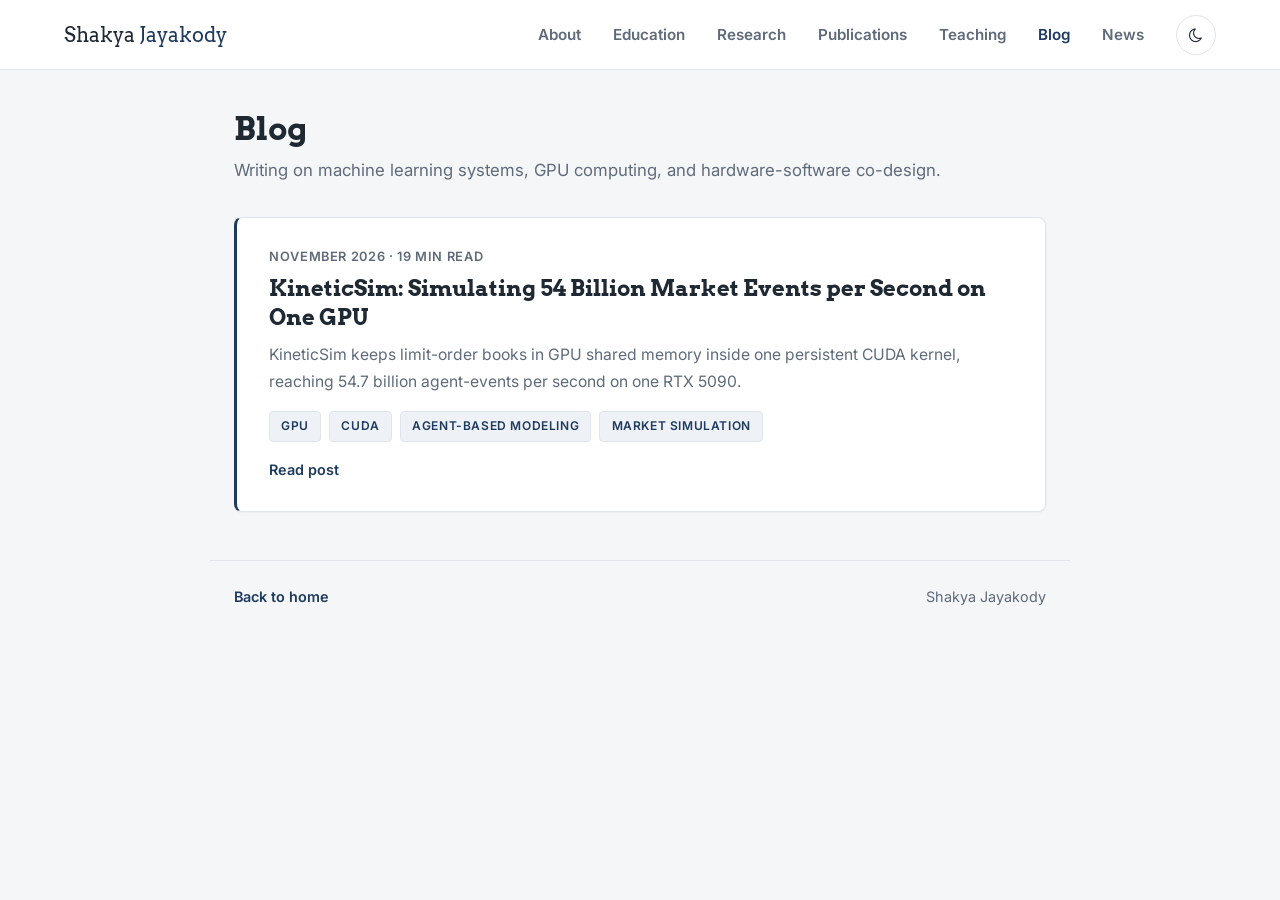
<file: blog/index.html>
<!DOCTYPE html>
<html lang="en">

<head>
    <meta charset="UTF-8">
    <meta name="viewport" content="width=device-width, initial-scale=1.0">
    <title>Blog - Shakya Jayakody</title>
    <link rel="canonical" href="https://shakyajayakody.github.io/blog/">

    <meta name="description"
        content="Blog of Shakya Jayakody: writing on machine learning systems, GPU computing, and hardware-software co-design.">
    <meta name="author" content="Shakya Jayakody">

    <meta property="og:type" content="website">
    <meta property="og:url" content="https://shakyajayakody.github.io/blog/">
    <meta property="og:title" content="Blog - Shakya Jayakody">
    <meta property="og:description"
        content="Writing on machine learning systems, GPU computing, and hardware-software co-design.">
    <meta property="og:site_name" content="Dr. Shakya Jayakody">

    <!-- Apply the saved theme before first paint (same key as the home page) -->
    <script>
        try {
            if ((localStorage.getItem("theme") || "light") === "dark") {
                document.documentElement.classList.add("dark-theme");
            }
        } catch (e) { }
    </script>

    <!-- Fonts & Styles -->
    <link rel="preconnect" href="https://fonts.googleapis.com">
    <link rel="preconnect" href="https://fonts.gstatic.com" crossorigin>
    <link
        href="https://fonts.googleapis.com/css2?family=Arvo:wght@400;700&family=Inter:wght@400;500;600;700&display=swap"
        rel="stylesheet">
    <link rel="stylesheet" href="https://cdnjs.cloudflare.com/ajax/libs/font-awesome/4.7.0/css/font-awesome.min.css">
    <link rel="stylesheet" href="blog.css?v=1.0">
    <link rel="icon" type="image/svg+xml" href="../favicon.svg">
    <link rel="icon" type="image/png" sizes="48x48" href="../shakya/shakya_files/favicon-48x48.png">
    <link rel="icon" type="image/png" sizes="96x96" href="../shakya/shakya_files/favicon-96x96.png">
    <link rel="apple-touch-icon" sizes="180x180" href="../shakya/shakya_files/favicon-180x180.png">
</head>

<body class="blog-page blog-index">
    <header class="site-header">
        <div class="header-container">
            <div class="header-logo">
                <a href="../">Shakya <span>Jayakody</span></a>
            </div>

            <button class="menu-toggle" aria-label="Toggle Navigation Menu" id="mobile-menu-btn">
                <i class="fa fa-bars"></i>
            </button>

            <nav class="nav-menu" id="nav-menu">
                <a href="../#about" class="nav-link">About</a>
                <a href="../#education" class="nav-link">Education</a>
                <a href="../#research" class="nav-link">Research</a>
                <a href="../#publications" class="nav-link">Publications</a>
                <a href="../#teaching" class="nav-link">Teaching</a>
                <a href="./" class="nav-link active" aria-current="page">Blog</a>
                <a href="../#news" class="nav-link">News</a>
                <button class="theme-toggle-btn" id="theme-toggle" aria-label="Toggle Theme">
                    <i class="fa fa-moon-o" id="theme-icon"></i>
                </button>
            </nav>
        </div>
    </header>

    <main class="blog-main">
        <div class="blog-intro">
            <h1>Blog</h1>
            <p>Writing on machine learning systems, GPU computing, and hardware-software co-design.</p>
        </div>

        <!-- To add a post: copy one <li class="post-card"> block, newest first -->
        <ul class="post-list">
            <li class="post-card">
                <p class="post-meta"><time datetime="2026-11">November 2026</time> · 19 min read</p>
                <h2 class="post-title">
                    <a href="KineticSim/">KineticSim: Simulating 54 Billion Market Events per Second on One GPU</a>
                </h2>
                <p class="post-summary">KineticSim keeps limit-order books in GPU shared memory inside one
                    persistent CUDA kernel, reaching 54.7 billion agent-events per second on one RTX 5090.</p>
                <ul class="post-tags">
                    <li>GPU</li>
                    <li>CUDA</li>
                    <li>Agent-based modeling</li>
                    <li>Market simulation</li>
                </ul>
                <a class="post-read" href="KineticSim/" aria-label="Read the KineticSim post">Read post</a>
            </li>
        </ul>
    </main>

    <footer class="blog-footer">
        <a href="../">Back to home</a>
        <span>Shakya Jayakody</span>
    </footer>

    <script src="blog.js?v=1.0"></script>
</body>

</html>
</file>
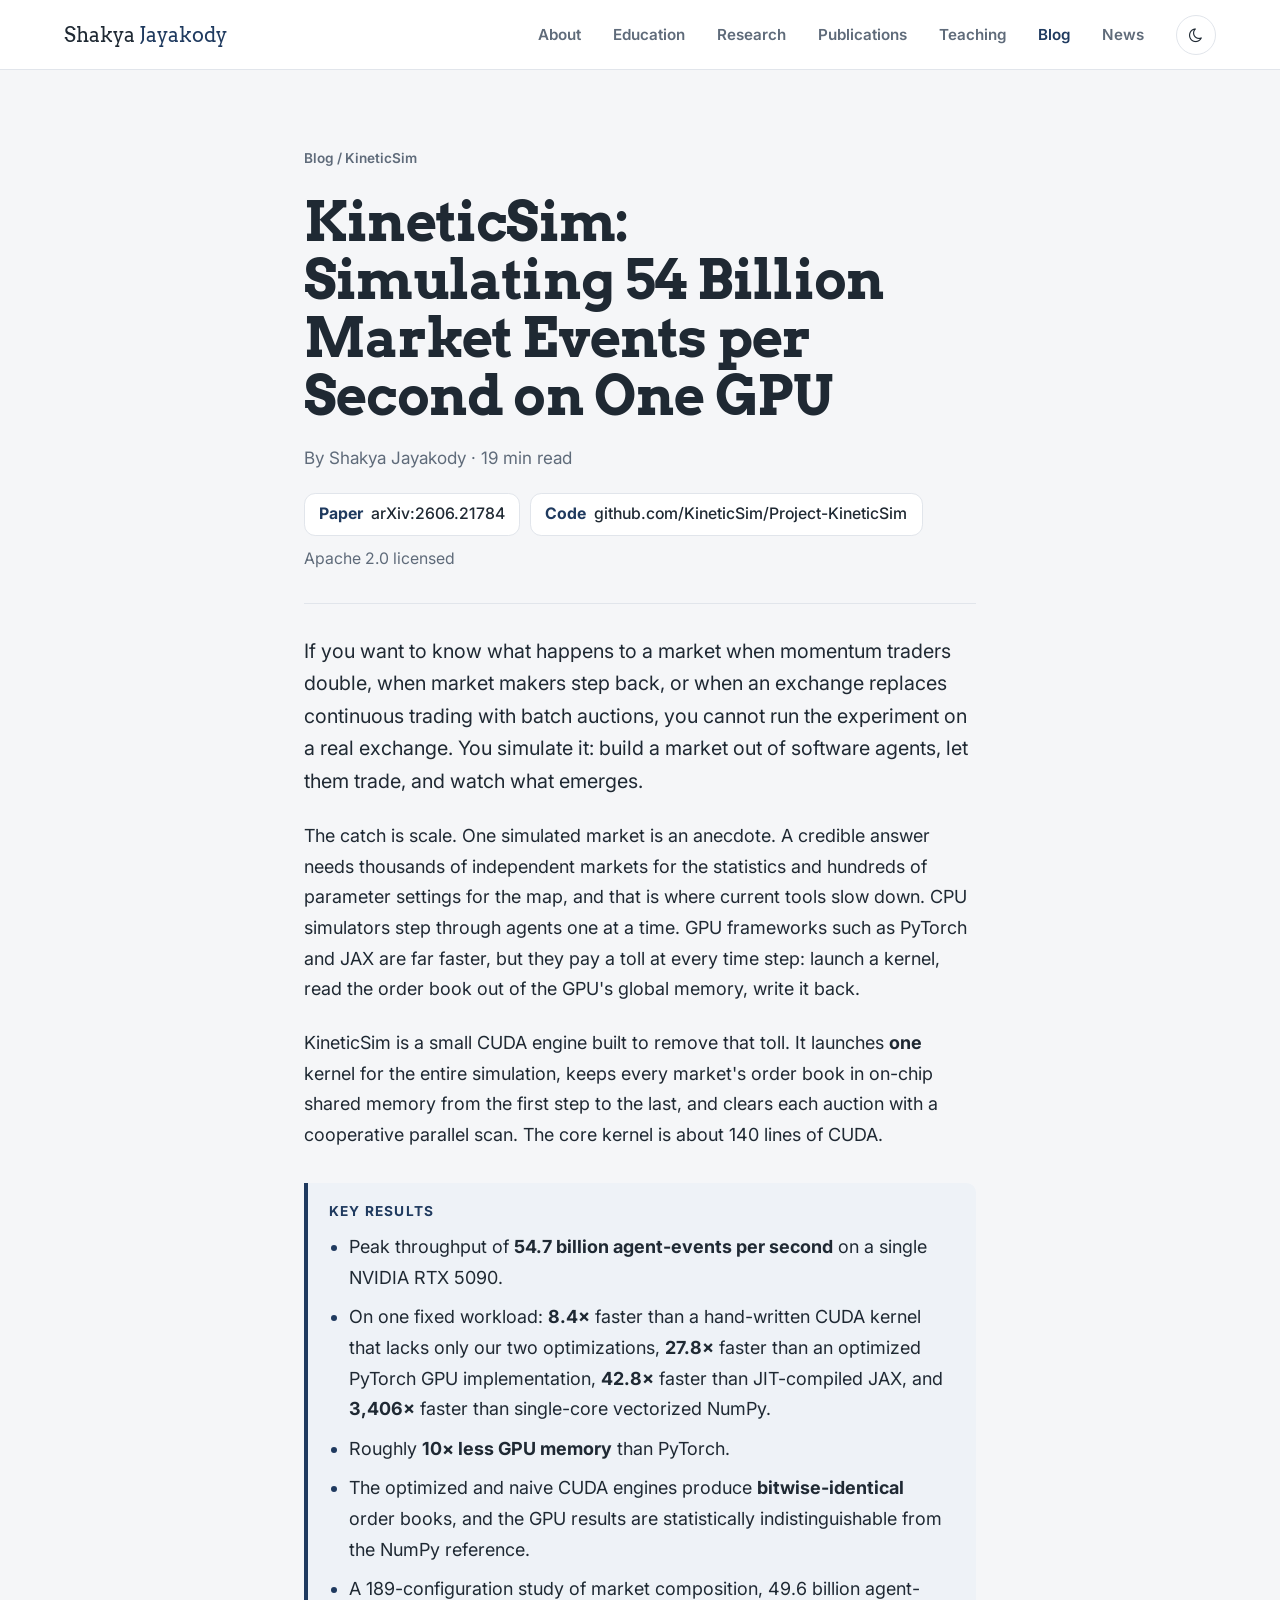
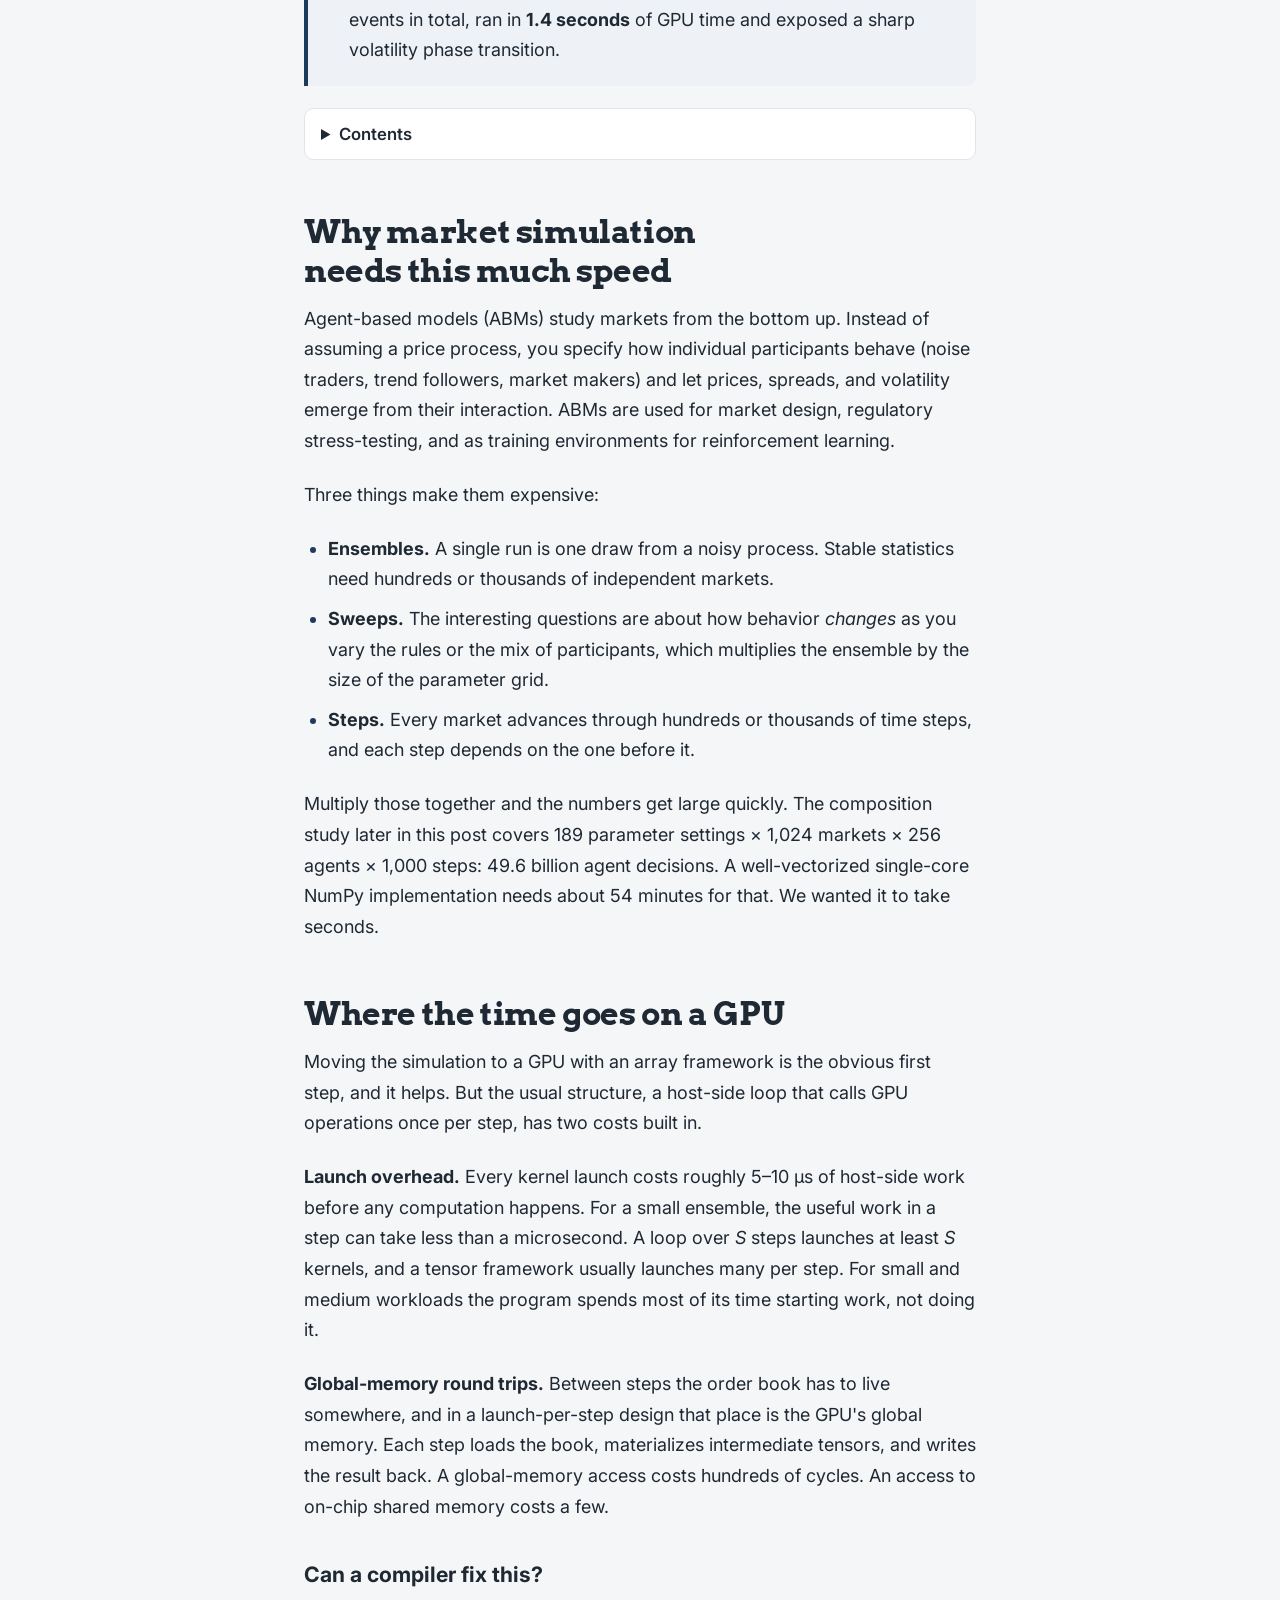
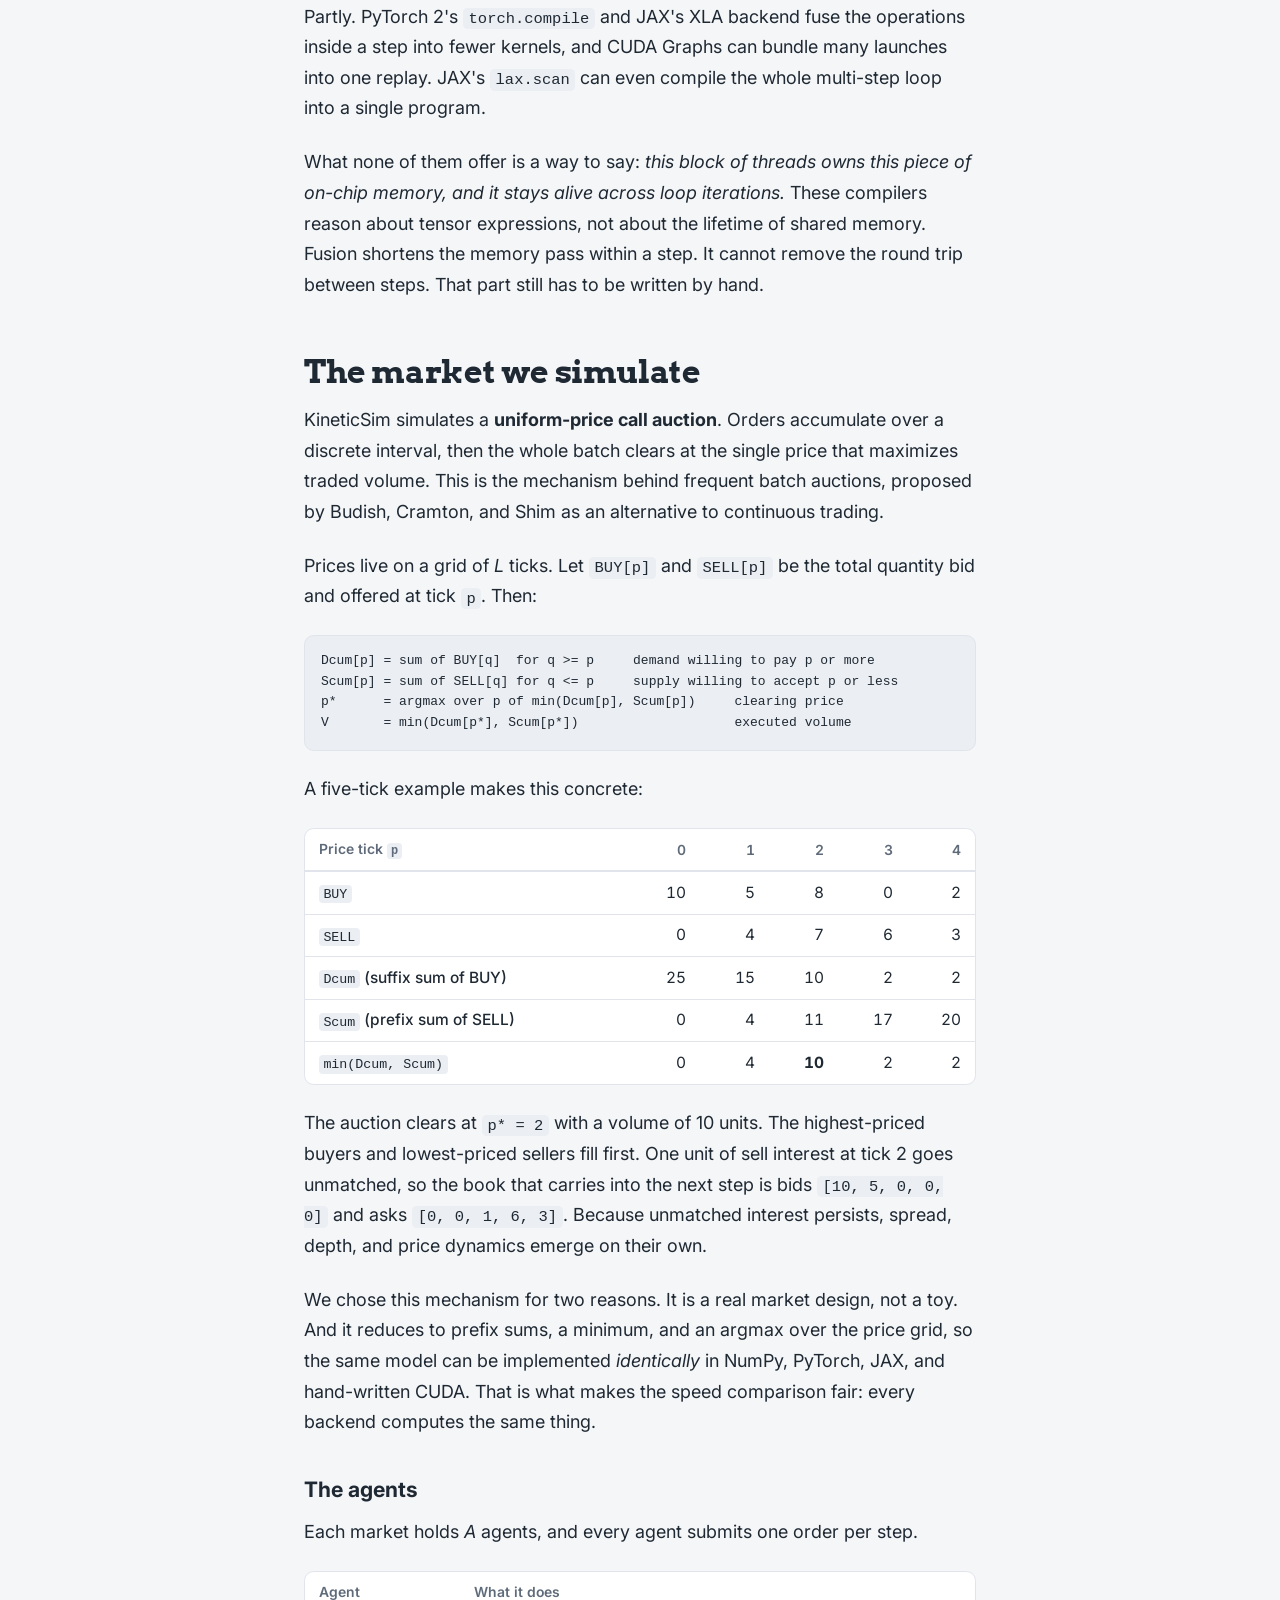
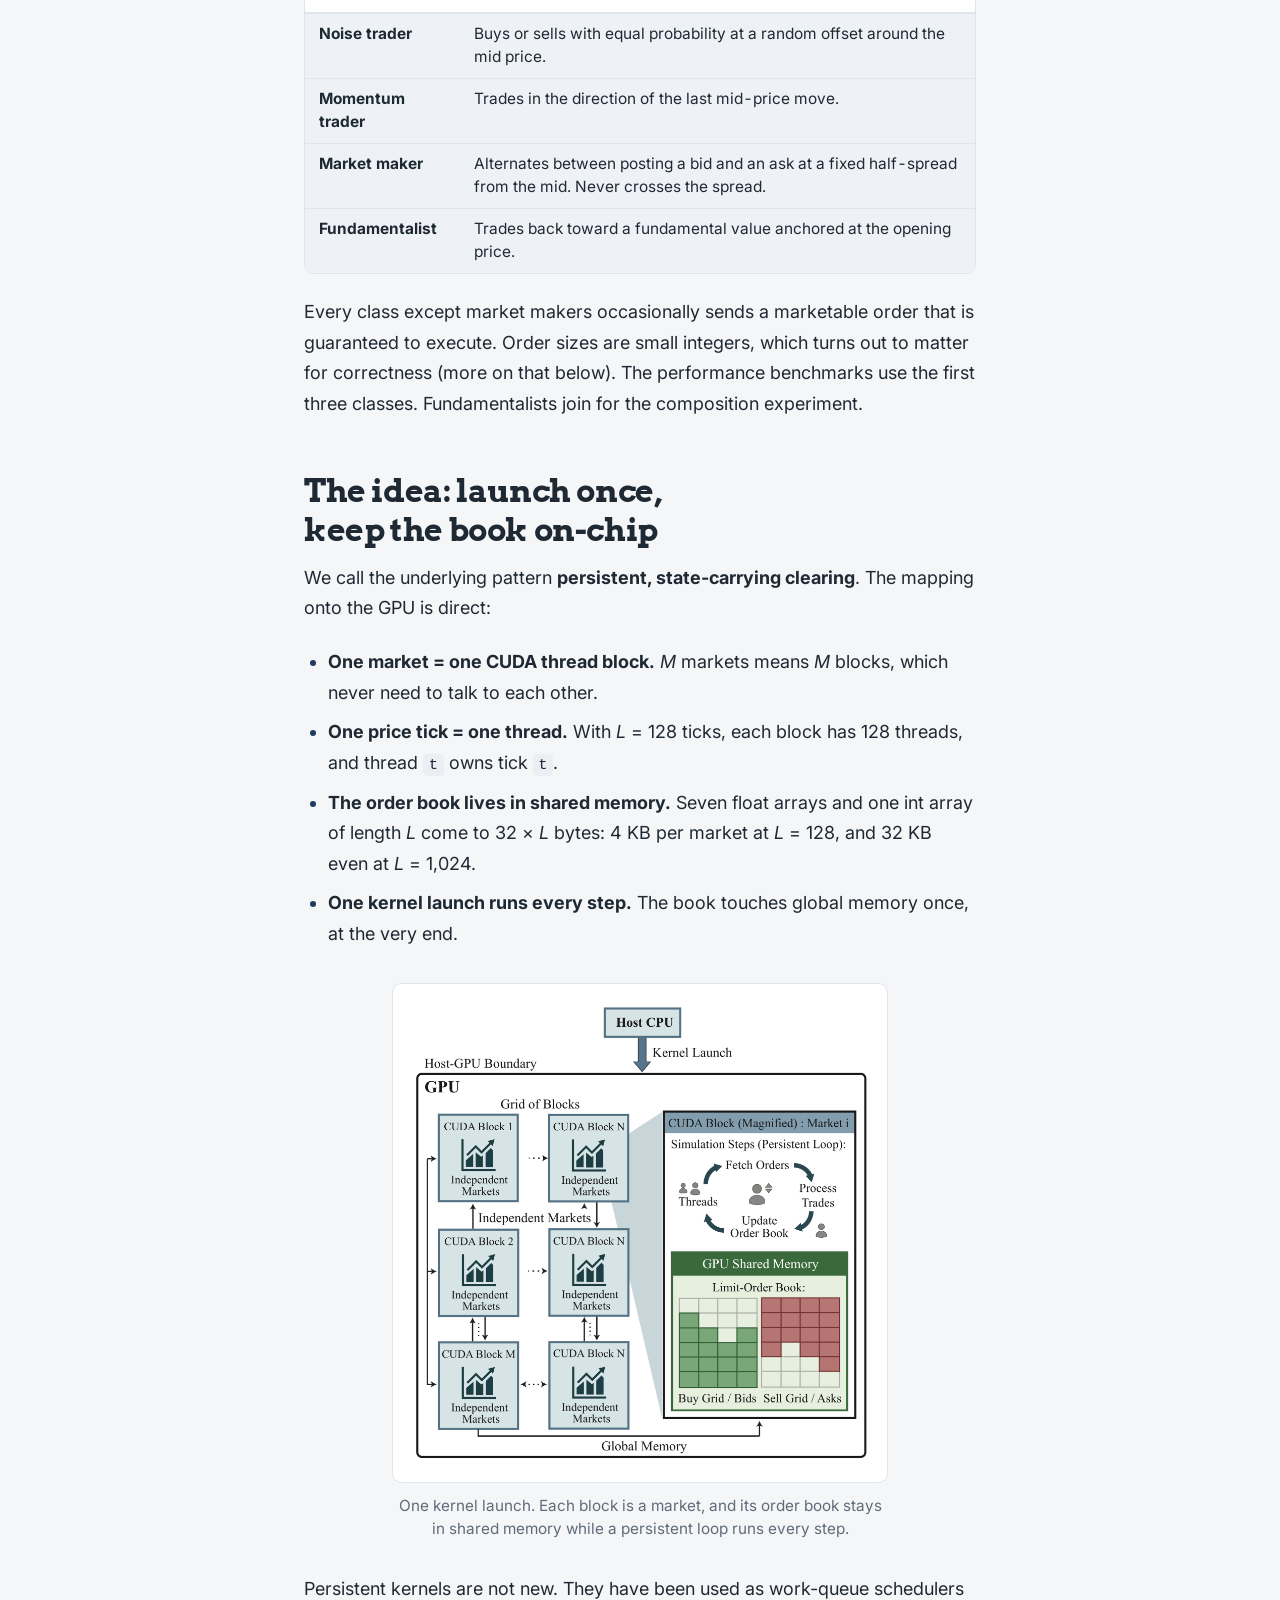
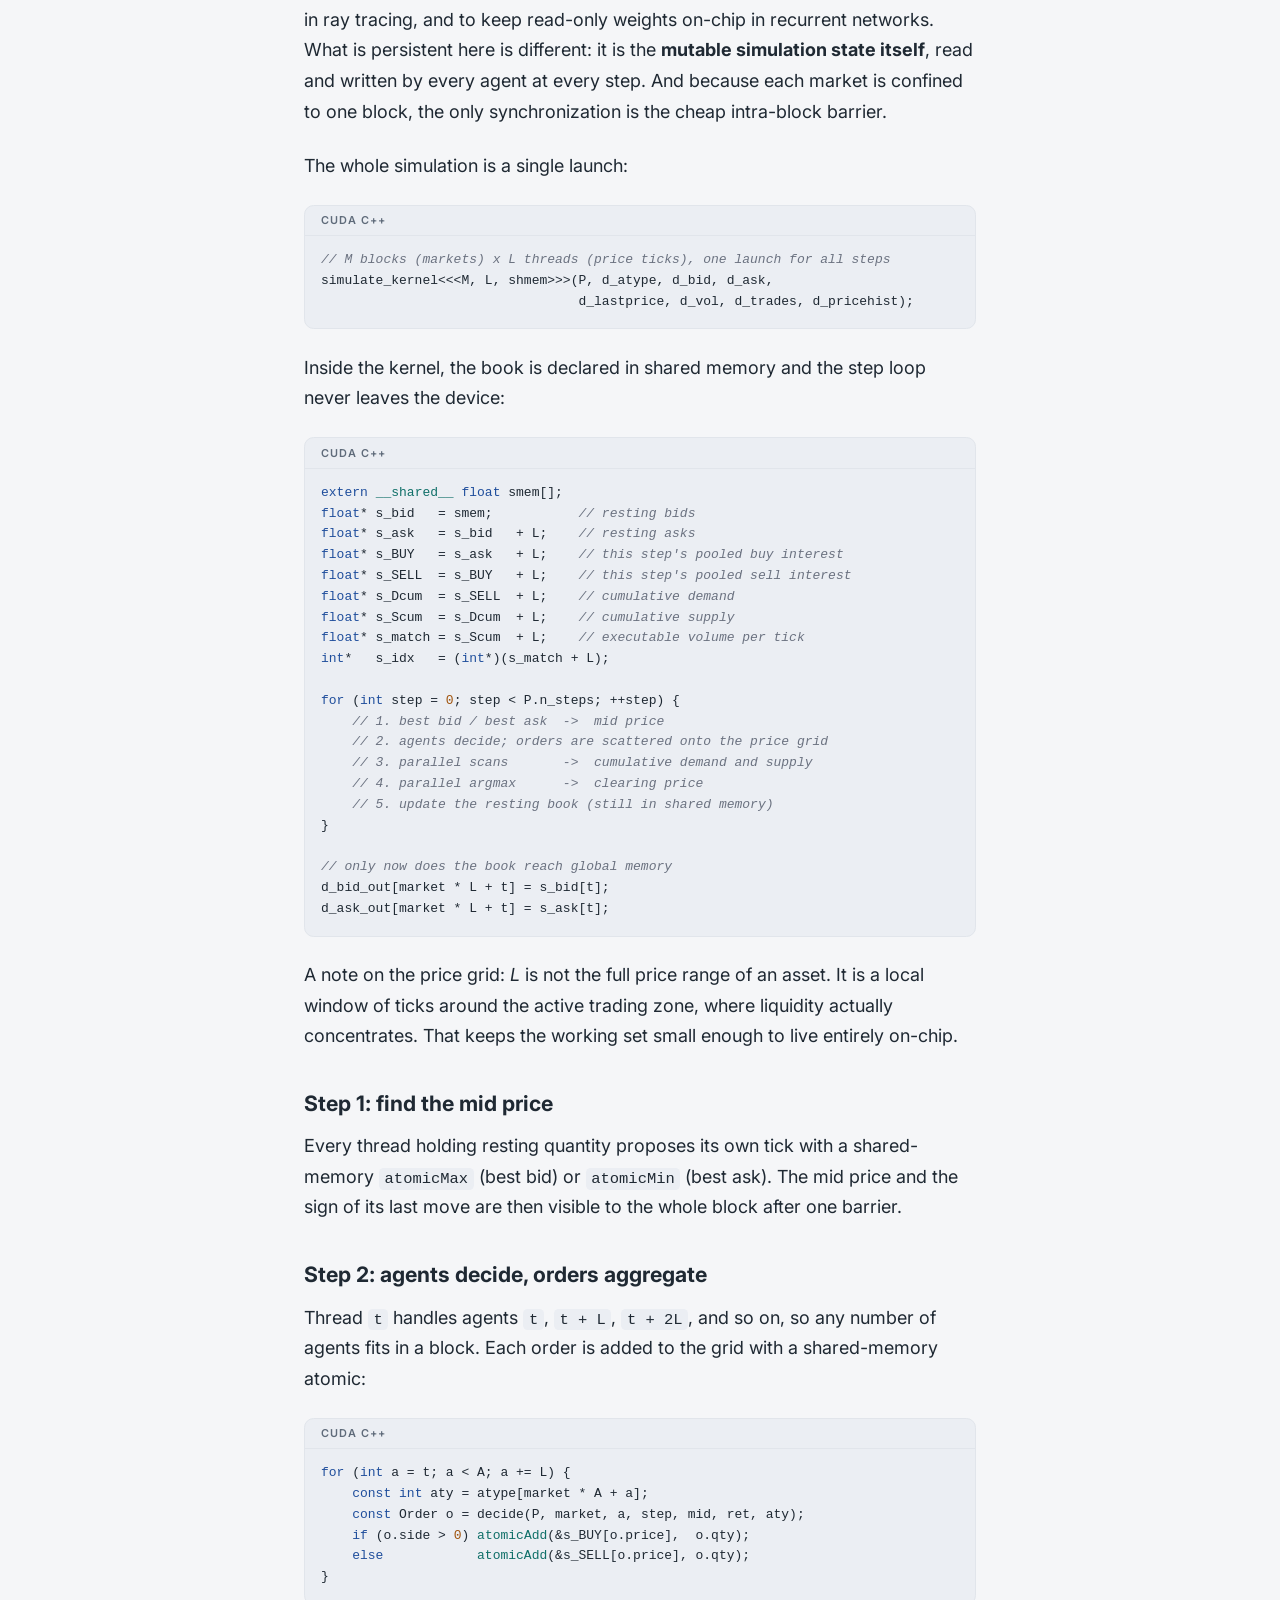
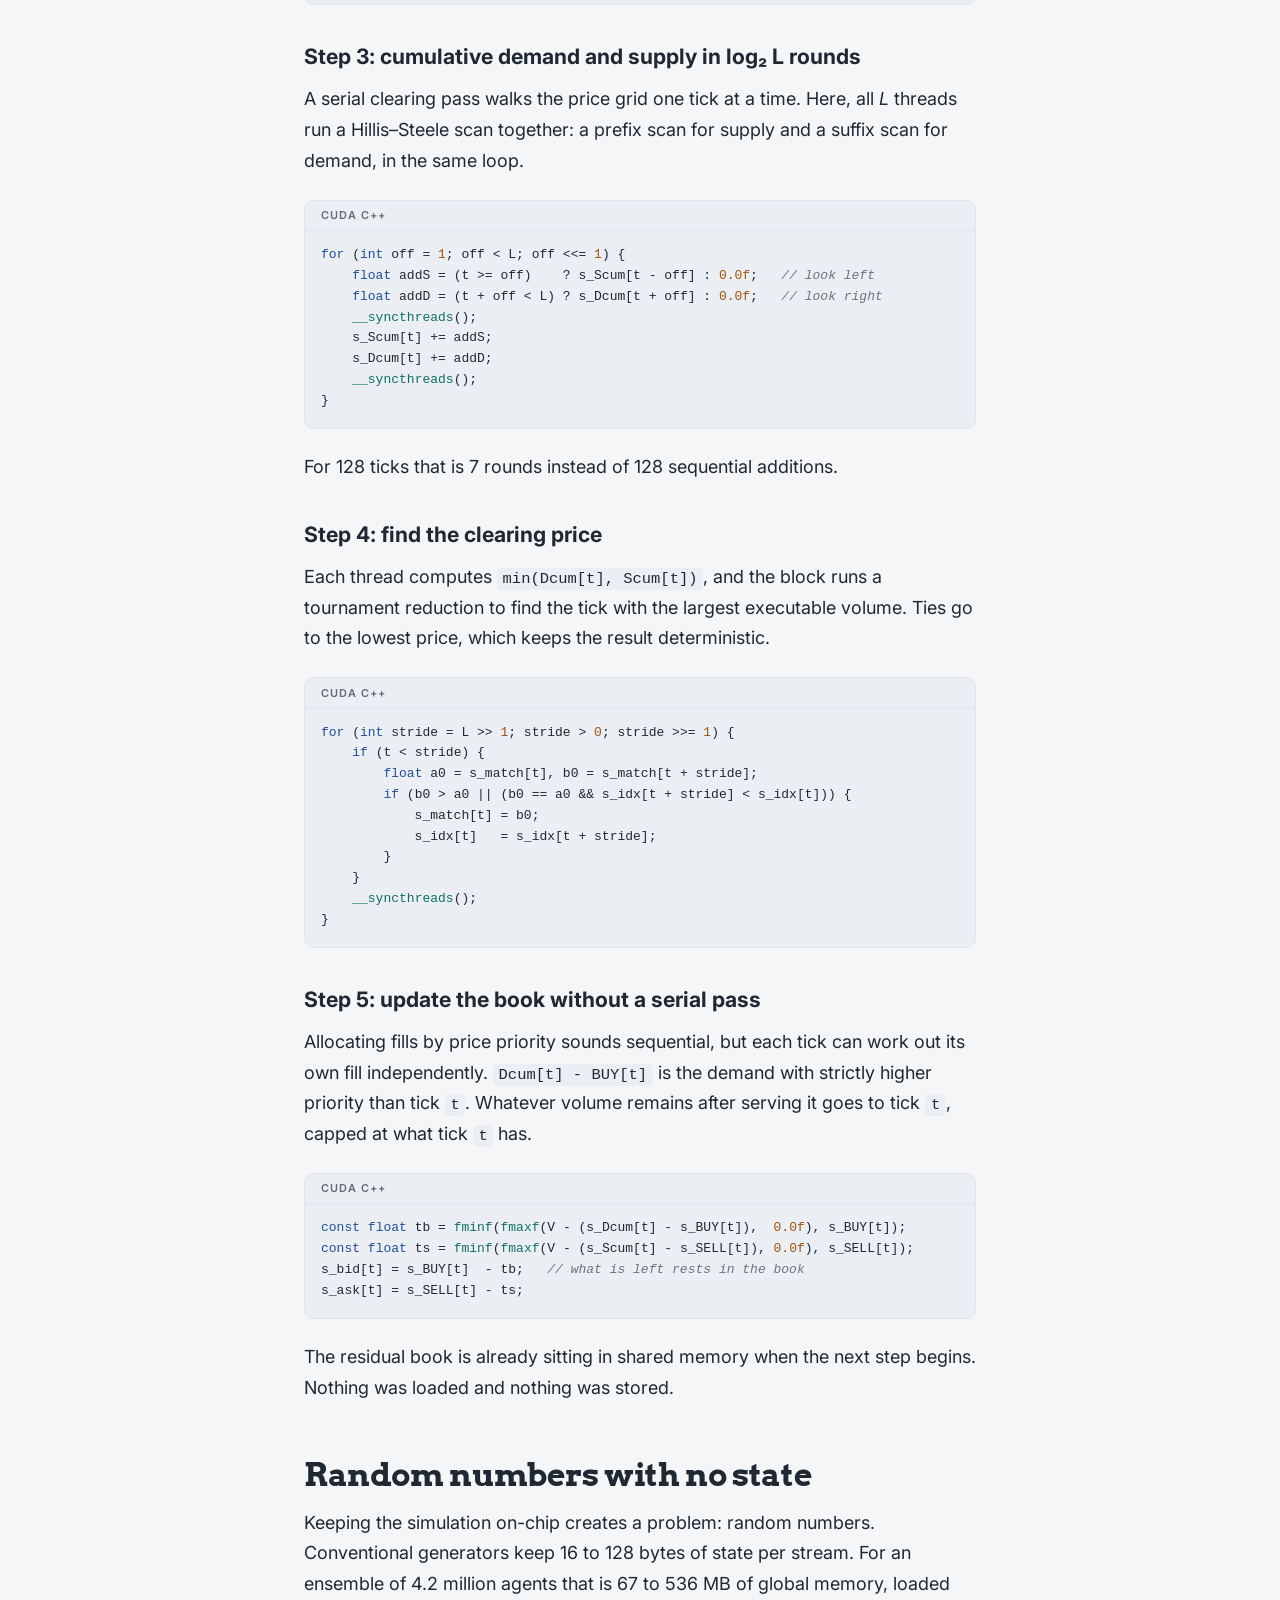
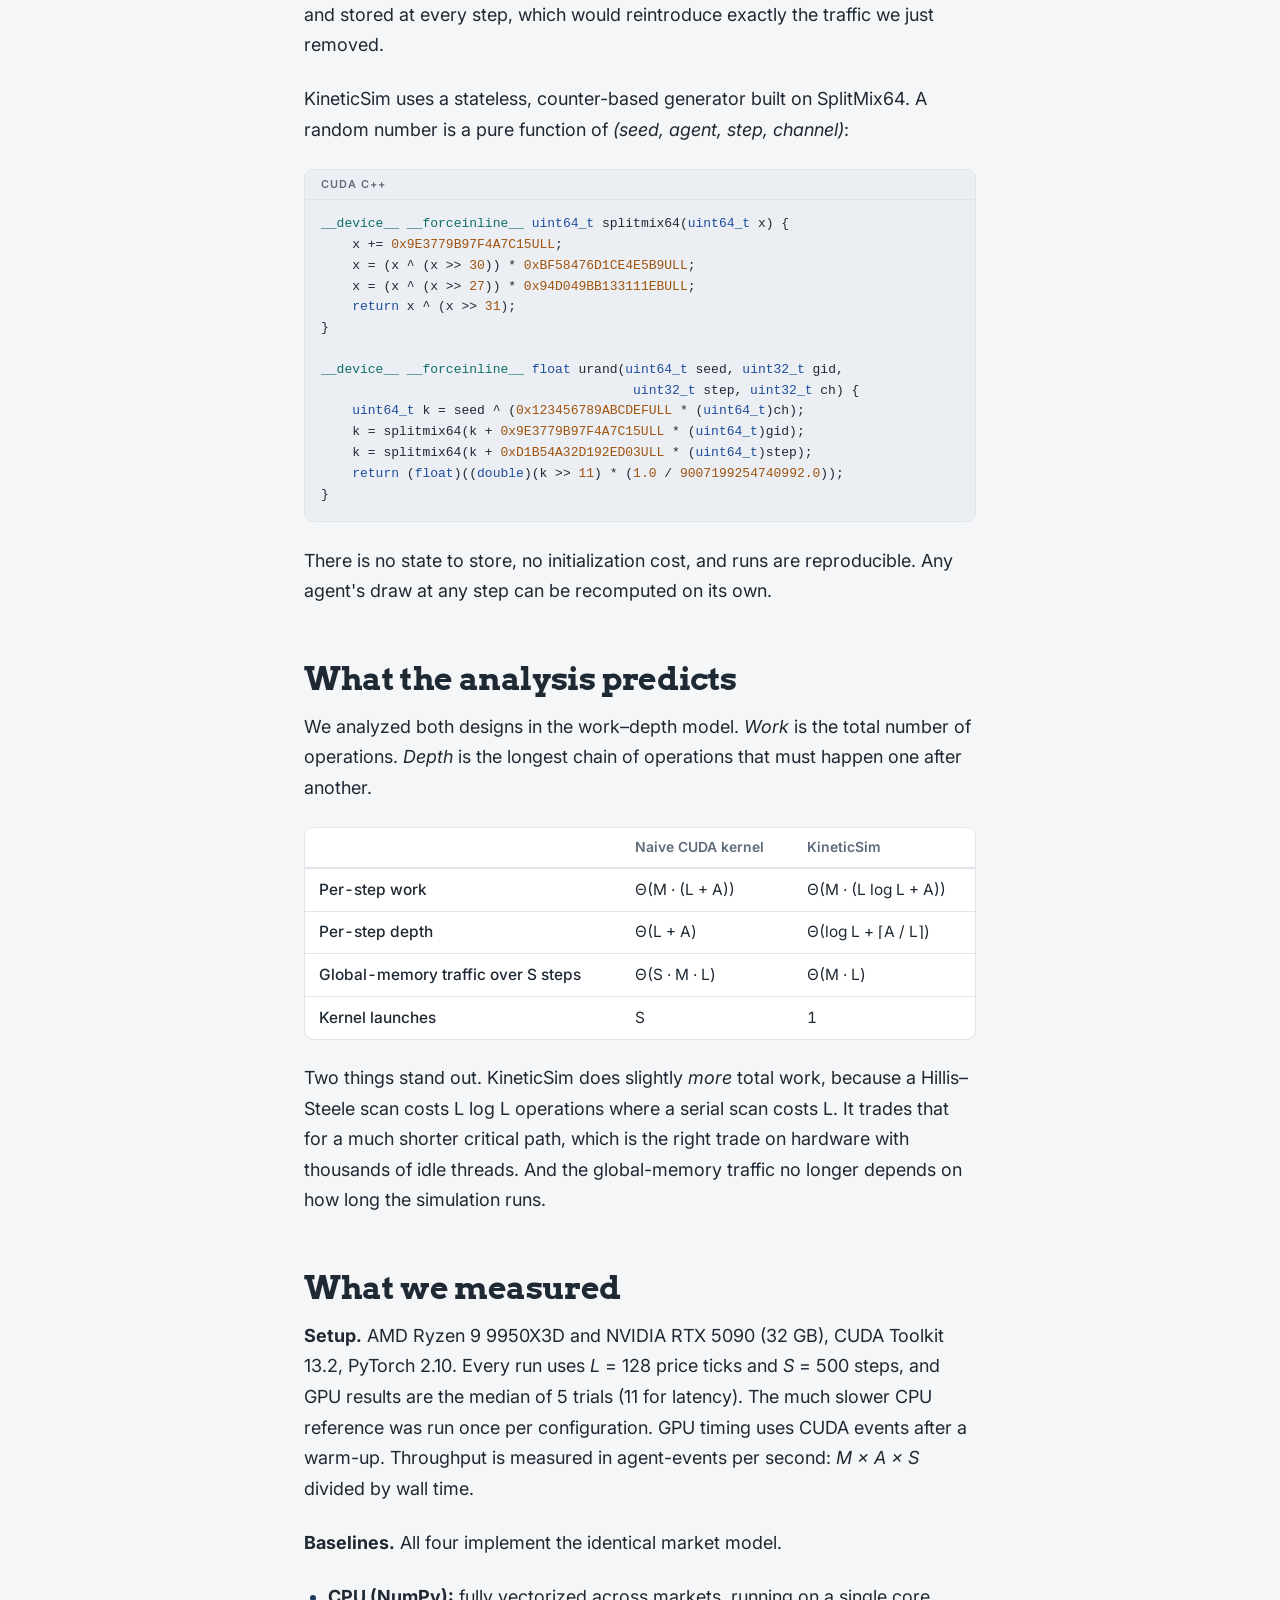
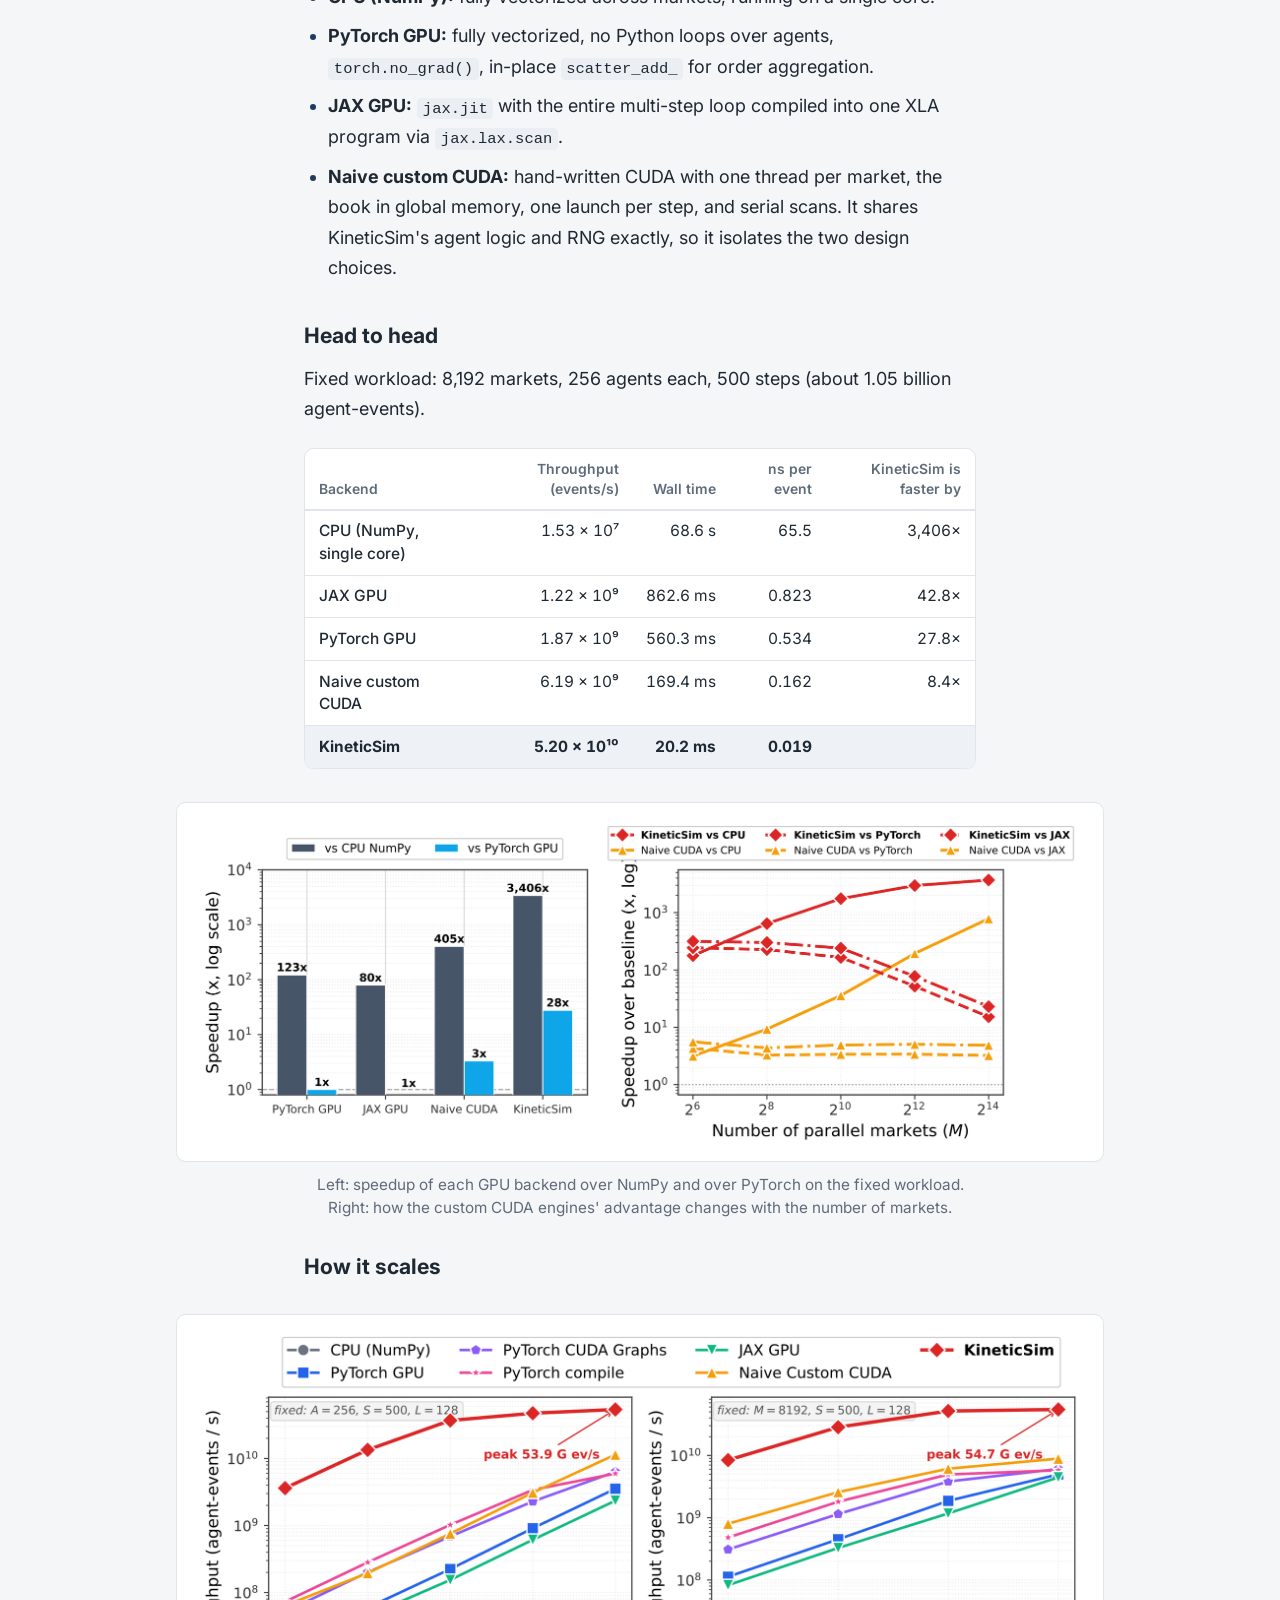
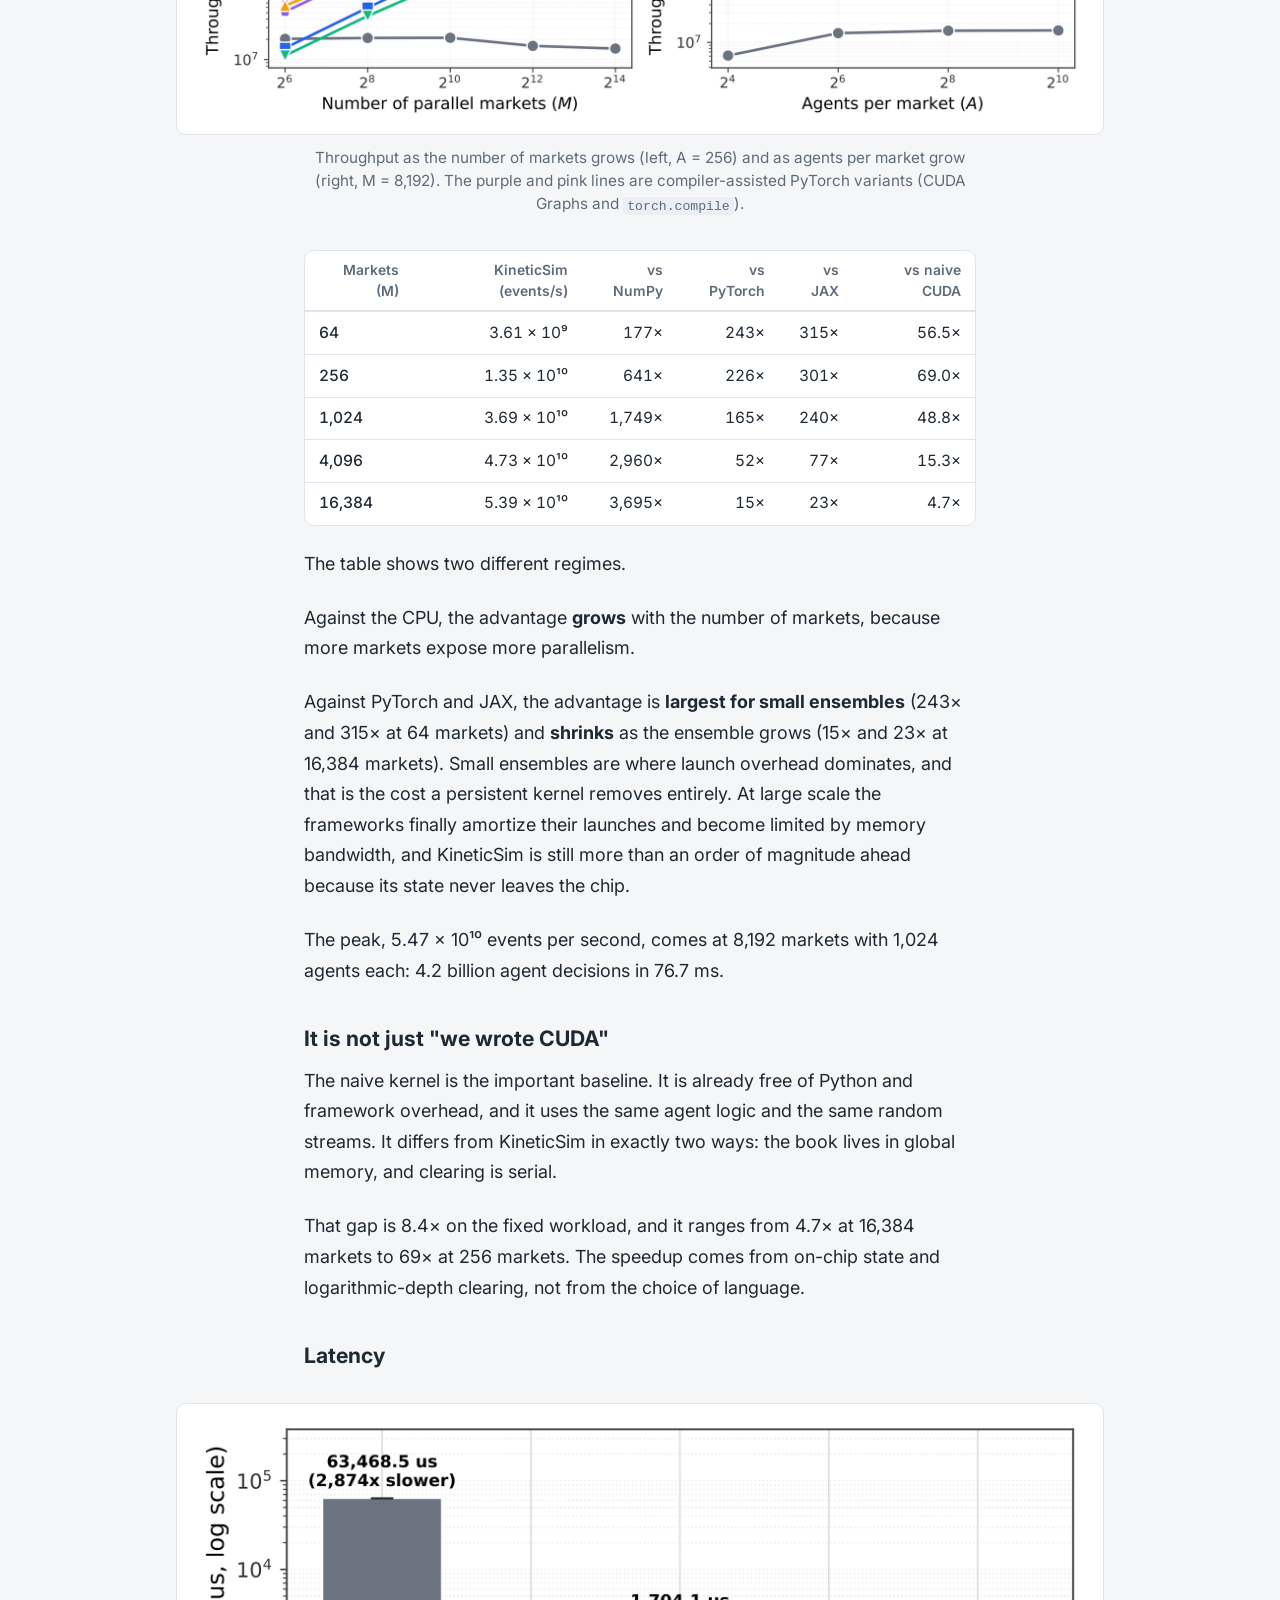
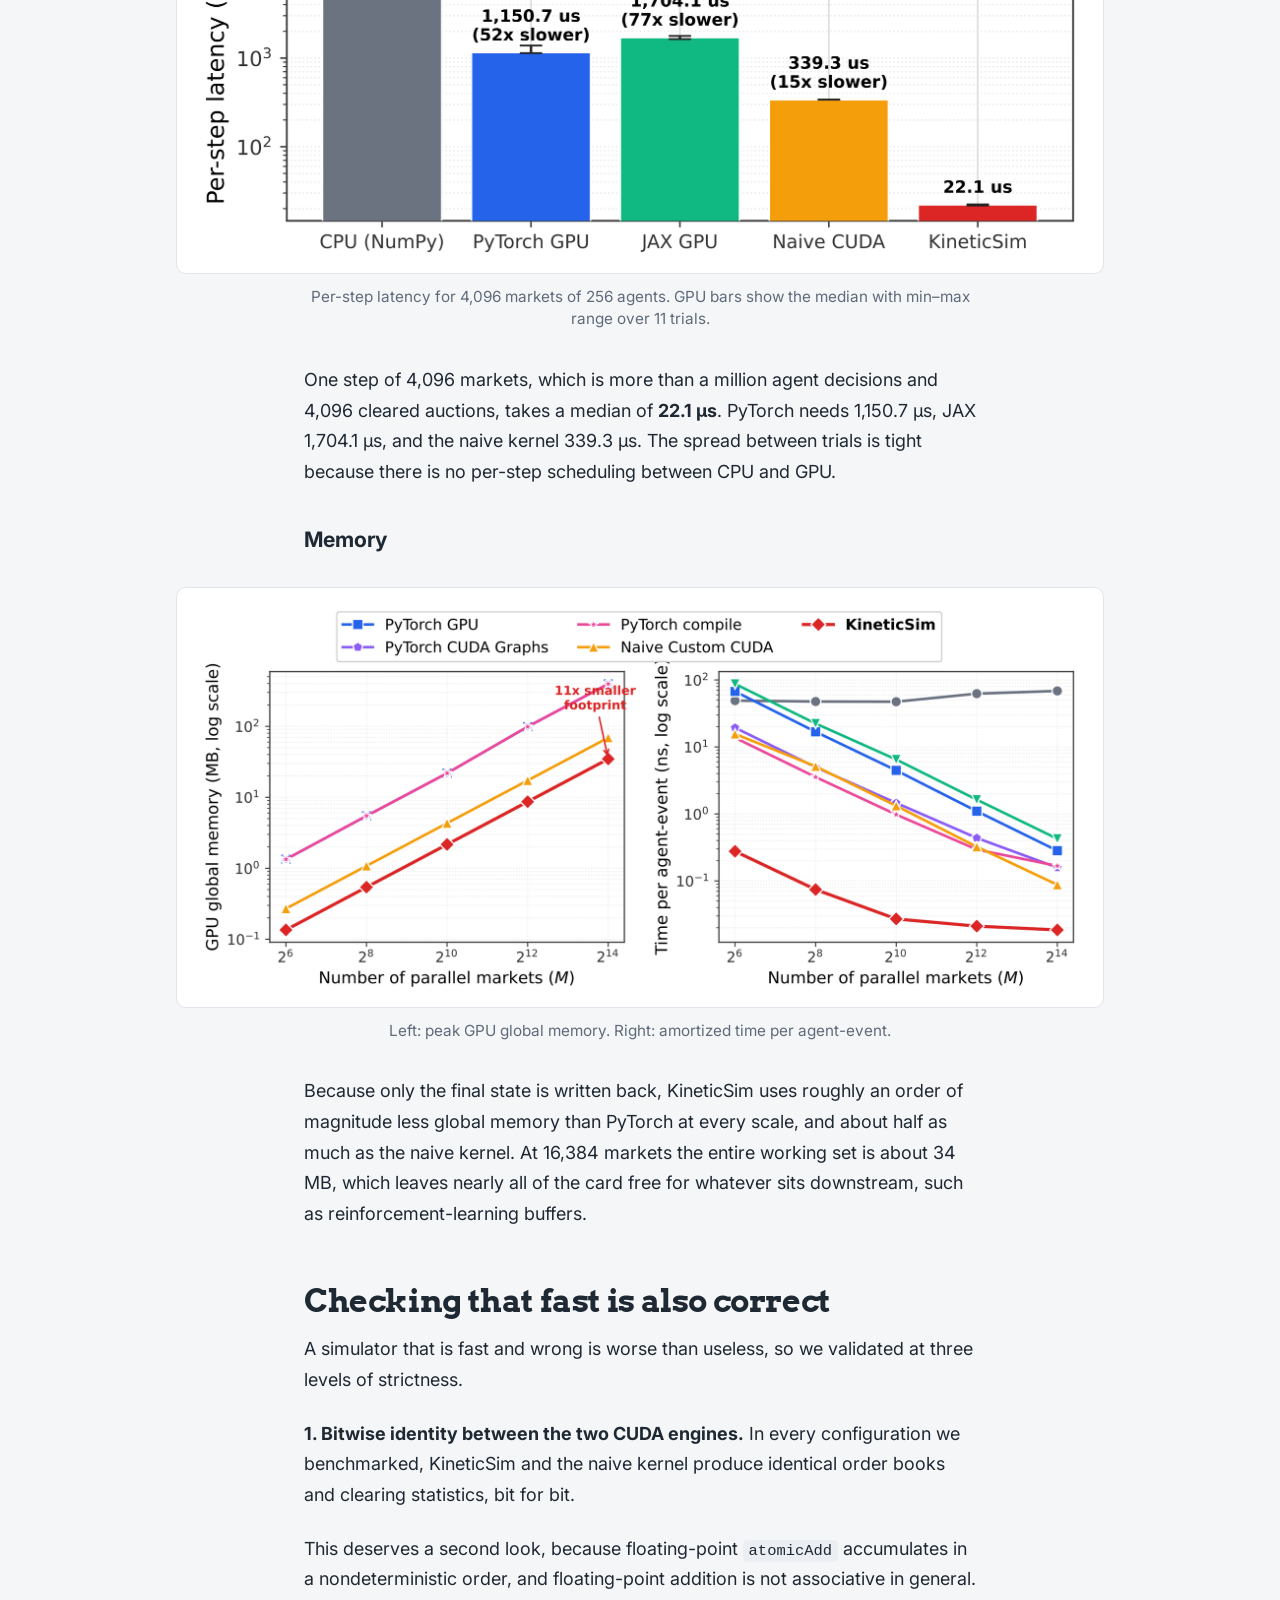
<file: blog/KineticSim/index.html>
<!doctype html>
<html lang="en">
<head>
<meta charset="utf-8">
<meta name="viewport" content="width=device-width, initial-scale=1">
<meta name="color-scheme" content="light dark">
<title>KineticSim: Simulating 54 Billion Market Events per Second on One GPU</title>
<meta name="description" content="KineticSim keeps limit-order books in GPU shared memory inside one persistent CUDA kernel, reaching 54.7 billion agent-events per second on one RTX 5090.">
<meta name="author" content="Shakya Jayakody">
<meta name="keywords" content="GPU, CUDA, agent-based modeling, market simulation, high-performance computing, call auctions">
<meta property="og:type" content="article">
<meta property="og:title" content="KineticSim: Simulating 54 Billion Market Events per Second on One GPU">
<meta property="og:description" content="KineticSim keeps limit-order books in GPU shared memory inside one persistent CUDA kernel, reaching 54.7 billion agent-events per second on one RTX 5090.">
<meta name="twitter:card" content="summary_large_image">
<link rel="canonical" href="https://shakyajayakody.github.io/blog/KineticSim/">
<meta property="og:url" content="https://shakyajayakody.github.io/blog/KineticSim/">
<meta property="og:image" content="https://shakyajayakody.github.io/blog/KineticSim/images/kineticsim-architecture.png">
<meta property="og:site_name" content="Dr. Shakya Jayakody">
<meta name="twitter:image" content="https://shakyajayakody.github.io/blog/KineticSim/images/kineticsim-architecture.png">
<!-- Site integration: saved theme (same key as the home page), fonts, icons, favicon -->
<script>
try{if((localStorage.getItem("theme")||"light")==="dark"){document.documentElement.classList.add("dark-theme");}}catch(e){}
</script>
<link rel="preconnect" href="https://fonts.googleapis.com">
<link rel="preconnect" href="https://fonts.gstatic.com" crossorigin>
<link href="https://fonts.googleapis.com/css2?family=Arvo:wght@400;700&family=Inter:wght@400;500;600;700&display=swap" rel="stylesheet">
<link rel="stylesheet" href="https://cdnjs.cloudflare.com/ajax/libs/font-awesome/4.7.0/css/font-awesome.min.css">
<link rel="icon" type="image/svg+xml" href="../../favicon.svg">
<link rel="icon" type="image/png" sizes="48x48" href="../../shakya/shakya_files/favicon-48x48.png">
<link rel="apple-touch-icon" sizes="180x180" href="../../shakya/shakya_files/favicon-180x180.png">
<style>
:root{
  --bg:#fbfaf7;--surface:#ffffff;--fg:#1d1c1a;--muted:#65625c;--line:#e4e0d8;
  --accent:#b3261e;--accent-soft:#fbeeec;--code-bg:#f5f2eb;--code-fg:#2a2825;
  --tok-com:#7c786f;--tok-kw:#1f4e9c;--tok-bi:#0f6f68;--tok-str:#3b7426;--tok-num:#a0530c;
  --sans:-apple-system,BlinkMacSystemFont,"Segoe UI",Roboto,"Helvetica Neue",Arial,sans-serif;
  --serif:"Iowan Old Style","Palatino Linotype",Palatino,"Book Antiqua",Georgia,serif;
  --mono:ui-monospace,SFMono-Regular,"SF Mono",Menlo,Consolas,"Liberation Mono",monospace;
}
@media (prefers-color-scheme:dark){
  :root{
    --bg:#131312;--surface:#1c1c1a;--fg:#ebe8e2;--muted:#a5a199;--line:#34322e;
    --accent:#ff8a7a;--accent-soft:#2b1a17;--code-bg:#1a1a18;--code-fg:#e6e3dd;
    --tok-com:#8f8b83;--tok-kw:#8ab4f8;--tok-bi:#5fd4c8;--tok-str:#a8d695;--tok-num:#f0b072;
  }
}
*,*::before,*::after{box-sizing:border-box}
html{-webkit-text-size-adjust:100%;text-size-adjust:100%}
@media (prefers-reduced-motion:no-preference){html{scroll-behavior:smooth}}
body{margin:0;background:var(--bg);color:var(--fg);font-family:var(--sans);
  font-size:1.0625rem;line-height:1.7;-webkit-font-smoothing:antialiased}
@media (min-width:40rem){body{font-size:1.125rem}}

/* Layout: a centred text column; figures may break out into the wider track. */
.ks-post{display:grid;
  grid-template-columns:[full-start] minmax(1rem,1fr) [wide-start] minmax(0,8rem)
    [content-start] min(42rem,100% - 2rem) [content-end] minmax(0,8rem) [wide-end]
    minmax(1rem,1fr) [full-end];
  padding:clamp(2rem,6vw,5rem) 0 5rem;overflow-wrap:break-word}
.ks-post>*{grid-column:content;min-width:0;margin:0}
.ks-post>*+*{margin-top:1.3em}
.ks-post>.ks-wide{grid-column:wide}

/* Header */
.ks-header{padding-bottom:1.9rem;border-bottom:1px solid var(--line)}
.ks-header h1{margin:0;font-family:var(--serif);font-weight:700;letter-spacing:-.015em;
  font-size:clamp(2.05rem,1.2rem + 4vw,3.35rem);line-height:1.08;text-wrap:balance}
.ks-byline{margin:1.15rem 0 0;color:var(--muted);font-size:.95em}
.ks-credit{margin:.3rem 0 0;color:var(--muted);font-size:.95em}
.ks-links{display:flex;flex-wrap:wrap;gap:.6rem;align-items:center;margin:1.3rem 0 0;font-size:.88em}
.ks-post a{color:var(--accent);text-underline-offset:.16em;text-decoration-thickness:.06em}
.ks-post a.ks-btn{display:inline-block;padding:.45em .9em;border:1px solid var(--line);
  border-radius:.7rem;background:var(--surface);color:var(--fg);text-decoration:none;
  font-weight:500;overflow-wrap:anywhere}
.ks-btn b{color:var(--accent);font-weight:700;margin-right:.25em}
.ks-post a.ks-btn:hover{border-color:var(--accent)}
.ks-license{color:var(--muted)}
.ks-header+p{margin-top:1.9rem;font-size:1.1em;line-height:1.65}

/* Headings */
.ks-post>h2{font-family:var(--serif);font-weight:700;letter-spacing:-.012em;text-wrap:balance;
  font-size:clamp(1.55rem,1.25rem + 1.3vw,2rem);line-height:1.2;margin-top:3.3rem;scroll-margin-top:1.5rem}
.ks-post>h3{font-size:1.18em;font-weight:700;line-height:1.3;margin-top:2.4rem;scroll-margin-top:1.5rem;text-wrap:balance}
.ks-post>h2+*,.ks-post>h3+*{margin-top:.75em}
.ks-post>h2+h3{margin-top:1.4rem}

/* Lists */
.ks-post ul,.ks-post ol{padding-left:1.35em}
.ks-post li+li{margin-top:.5em}
.ks-post li::marker{color:var(--accent)}

/* Key results */
.ks-key{margin-top:2rem;padding:1.1rem 1.3rem 1.25rem;background:var(--accent-soft);
  border-left:4px solid var(--accent);border-radius:0 .6rem .6rem 0}
.ks-key-title{margin:0 0 .55rem;font-size:.76em;font-weight:700;letter-spacing:.09em;
  text-transform:uppercase;color:var(--accent)}
.ks-key ul{margin:0;padding-left:1.15em}

/* Contents */
.ks-toc{border:1px solid var(--line);border-radius:.6rem;background:var(--surface);font-size:.93em}
.ks-toc summary{cursor:pointer;padding:.7rem 1rem;font-weight:600}
.ks-toc ol{margin:0;padding:0 1rem 1rem 2.5rem;columns:2 16rem;column-gap:2.5rem}
.ks-toc li{margin:0 0 .35em;break-inside:avoid}
.ks-post .ks-toc a{color:inherit;text-decoration:none}
.ks-post .ks-toc a:hover{color:var(--accent);text-decoration:underline}

/* Code */
.ks-post :not(pre)>code{font-family:var(--mono);font-size:.86em;background:var(--code-bg);
  padding:.12em .36em;border-radius:.3em;overflow-wrap:anywhere}
.ks-code{border:1px solid var(--line);border-radius:.6rem;background:var(--code-bg);overflow:hidden}
.ks-code[data-lang]::before{content:attr(data-lang);display:block;padding:.4rem 1rem;
  font:600 .68rem/1.5 var(--sans);letter-spacing:.09em;text-transform:uppercase;
  color:var(--muted);border-bottom:1px solid var(--line)}
.ks-code pre{margin:0;padding:.9rem 1rem 1rem;overflow-x:auto;font-family:var(--mono);
  font-size:.8125rem;line-height:1.6;color:var(--code-fg);tab-size:4}
.ks-code code{font:inherit}
.ks-code-wrap pre{white-space:pre-wrap;overflow-wrap:anywhere}
.t-com{color:var(--tok-com);font-style:italic}
.t-kw{color:var(--tok-kw)}.t-bi{color:var(--tok-bi)}
.t-str{color:var(--tok-str)}.t-num{color:var(--tok-num)}

/* Tables */
.ks-table{overflow-x:auto;border:1px solid var(--line);border-radius:.6rem;background:var(--surface)}
.ks-table table{border-collapse:collapse;width:100%;font-size:.86em;line-height:1.45;
  font-variant-numeric:tabular-nums}
.ks-table th,.ks-table td{padding:.6rem .85rem;text-align:left;vertical-align:top;
  border-bottom:1px solid var(--line)}
.ks-table thead th{vertical-align:bottom;font-size:.9em;font-weight:600;color:var(--muted);
  border-bottom:2px solid var(--line)}
.ks-table tbody th{font-weight:500}
.ks-table tbody tr:last-child>*{border-bottom:0}
.ks-table .r{text-align:right}
.ks-table td.r{white-space:nowrap}
.ks-table tr.ks-hl>*{background:var(--accent-soft)}
@media (max-width:40rem){
  .ks-table table{font-size:.8em}
  .ks-table th,.ks-table td{padding:.5rem .6rem}
  .ks-table tbody th{min-width:7.5rem}
}

/* Figures (plots keep a white ground in both colour schemes) */
.ks-post>.ks-fig{margin-top:2.1rem}
.ks-fig-frame{background:#fff;border:1px solid var(--line);border-radius:.6rem;
  padding:clamp(.5rem,2vw,1.25rem)}
.ks-fig-frame a{display:block;cursor:zoom-in}
.ks-fig img{display:block;width:100%;height:auto}
.ks-fig figcaption{max-width:42rem;margin:.75rem auto 0;font-size:.85em;line-height:1.5;
  color:var(--muted);text-align:center}
.ks-fig-narrow{justify-self:center;width:min(100%,31rem)}
.ks-post>.ks-fig+*{margin-top:2.1rem}

@media print{.ks-toc{display:none}.ks-post{padding-top:0}}
</style>
<!-- Site header and palette for blog pages. Must come after the post's own <style>. -->
<link rel="stylesheet" href="../blog.css?v=1.0">
</head>
<body class="blog-page">
<header class="site-header">
<div class="header-container">
<div class="header-logo"><a href="../../">Shakya <span>Jayakody</span></a></div>
<button class="menu-toggle" aria-label="Toggle Navigation Menu" id="mobile-menu-btn"><i class="fa fa-bars"></i></button>
<nav class="nav-menu" id="nav-menu" aria-label="Site">
<a href="../../#about" class="nav-link">About</a>
<a href="../../#education" class="nav-link">Education</a>
<a href="../../#research" class="nav-link">Research</a>
<a href="../../#publications" class="nav-link">Publications</a>
<a href="../../#teaching" class="nav-link">Teaching</a>
<a href="../" class="nav-link active">Blog</a>
<a href="../../#news" class="nav-link">News</a>
<button class="theme-toggle-btn" id="theme-toggle" aria-label="Toggle Theme"><i class="fa fa-moon-o" id="theme-icon"></i></button>
</nav>
</div>
</header>

<article class="ks-post">
<p class="blog-breadcrumb"><a href="../">Blog</a> / KineticSim</p>

<header class="ks-header">
<h1>KineticSim: Simulating 54 Billion Market Events per Second on One GPU</h1>
<p class="ks-byline">By Shakya Jayakody · 19 min read</p>
<p class="ks-links"><a class="ks-btn" href="https://arxiv.org/abs/2606.21784"><b>Paper</b> arXiv:2606.21784</a>
<a class="ks-btn" href="https://github.com/KineticSim/Project-KineticSim"><b>Code</b> github.com/KineticSim/Project-KineticSim</a>
<span class="ks-license">Apache 2.0 licensed</span></p>
</header>

<p>If you want to know what happens to a market when momentum traders double, when market makers step back, or when an exchange replaces continuous trading with batch auctions, you cannot run the experiment on a real exchange. You simulate it: build a market out of software agents, let them trade, and watch what emerges.</p>

<p>The catch is scale. One simulated market is an anecdote. A credible answer needs thousands of independent markets for the statistics and hundreds of parameter settings for the map, and that is where current tools slow down. CPU simulators step through agents one at a time. GPU frameworks such as PyTorch and JAX are far faster, but they pay a toll at every time step: launch a kernel, read the order book out of the GPU&#x27;s global memory, write it back.</p>

<p>KineticSim is a small CUDA engine built to remove that toll. It launches <strong>one</strong> kernel for the entire simulation, keeps every market&#x27;s order book in on-chip shared memory from the first step to the last, and clears each auction with a cooperative parallel scan. The core kernel is about 140 lines of CUDA.</p>

<aside class="ks-key" aria-label="Key results">
<p class="ks-key-title">Key results</p>
<ul>
<li>Peak throughput of <strong>54.7 billion agent-events per second</strong> on a single NVIDIA RTX 5090.</li>
<li>On one fixed workload: <strong>8.4×</strong> faster than a hand-written CUDA kernel that lacks only our two optimizations, <strong>27.8×</strong> faster than an optimized PyTorch GPU implementation, <strong>42.8×</strong> faster than JIT-compiled JAX, and <strong>3,406×</strong> faster than single-core vectorized NumPy.</li>
<li>Roughly <strong>10× less GPU memory</strong> than PyTorch.</li>
<li>The optimized and naive CUDA engines produce <strong>bitwise-identical</strong> order books, and the GPU results are statistically indistinguishable from the NumPy reference.</li>
<li>A 189-configuration study of market composition, 49.6 billion agent-events in total, ran in <strong>1.4 seconds</strong> of GPU time and exposed a sharp volatility phase transition.</li>
</ul>
</aside>

<nav class="ks-toc" aria-label="Contents"><details><summary>Contents</summary>
<ol>
<li><a href="#why-market-simulation-needs-this-much-speed">Why market simulation needs this much speed</a></li>
<li><a href="#where-the-time-goes-on-a-gpu">Where the time goes on a GPU</a></li>
<li><a href="#the-market-we-simulate">The market we simulate</a></li>
<li><a href="#the-idea-launch-once-keep-the-book-on-chip">The idea: launch once, keep the book on-chip</a></li>
<li><a href="#random-numbers-with-no-state">Random numbers with no state</a></li>
<li><a href="#what-the-analysis-predicts">What the analysis predicts</a></li>
<li><a href="#what-we-measured">What we measured</a></li>
<li><a href="#checking-that-fast-is-also-correct">Checking that fast is also correct</a></li>
<li><a href="#what-the-speed-is-for-a-phase-diagram-of-market-composition">What the speed is for: a phase diagram of market composition</a></li>
<li><a href="#what-kineticsim-does-not-do">What KineticSim does not do</a></li>
<li><a href="#beyond-markets">Beyond markets</a></li>
<li><a href="#run-it-yourself">Run it yourself</a></li>
<li><a href="#citation">Citation</a></li>
</ol>
</details></nav>

<h2 id="why-market-simulation-needs-this-much-speed">Why market simulation needs this much speed</h2>

<p>Agent-based models (ABMs) study markets from the bottom up. Instead of assuming a price process, you specify how individual participants behave (noise traders, trend followers, market makers) and let prices, spreads, and volatility emerge from their interaction. ABMs are used for market design, regulatory stress-testing, and as training environments for reinforcement learning.</p>

<p>Three things make them expensive:</p>

<ul>
<li><strong>Ensembles.</strong> A single run is one draw from a noisy process. Stable statistics need hundreds or thousands of independent markets.</li>
<li><strong>Sweeps.</strong> The interesting questions are about how behavior <em>changes</em> as you vary the rules or the mix of participants, which multiplies the ensemble by the size of the parameter grid.</li>
<li><strong>Steps.</strong> Every market advances through hundreds or thousands of time steps, and each step depends on the one before it.</li>
</ul>

<p>Multiply those together and the numbers get large quickly. The composition study later in this post covers 189 parameter settings × 1,024 markets × 256 agents × 1,000 steps: 49.6 billion agent decisions. A well-vectorized single-core NumPy implementation needs about 54 minutes for that. We wanted it to take seconds.</p>

<h2 id="where-the-time-goes-on-a-gpu">Where the time goes on a GPU</h2>

<p>Moving the simulation to a GPU with an array framework is the obvious first step, and it helps. But the usual structure, a host-side loop that calls GPU operations once per step, has two costs built in.</p>

<p><strong>Launch overhead.</strong> Every kernel launch costs roughly 5–10 µs of host-side work before any computation happens. For a small ensemble, the useful work in a step can take less than a microsecond. A loop over <em>S</em> steps launches at least <em>S</em> kernels, and a tensor framework usually launches many per step. For small and medium workloads the program spends most of its time starting work, not doing it.</p>

<p><strong>Global-memory round trips.</strong> Between steps the order book has to live somewhere, and in a launch-per-step design that place is the GPU&#x27;s global memory. Each step loads the book, materializes intermediate tensors, and writes the result back. A global-memory access costs hundreds of cycles. An access to on-chip shared memory costs a few.</p>

<h3 id="can-a-compiler-fix-this">Can a compiler fix this?</h3>

<p>Partly. PyTorch 2&#x27;s <code>torch.compile</code> and JAX&#x27;s XLA backend fuse the operations inside a step into fewer kernels, and CUDA Graphs can bundle many launches into one replay. JAX&#x27;s <code>lax.scan</code> can even compile the whole multi-step loop into a single program.</p>

<p>What none of them offer is a way to say: <em>this block of threads owns this piece of on-chip memory, and it stays alive across loop iterations.</em> These compilers reason about tensor expressions, not about the lifetime of shared memory. Fusion shortens the memory pass within a step. It cannot remove the round trip between steps. That part still has to be written by hand.</p>

<h2 id="the-market-we-simulate">The market we simulate</h2>

<p>KineticSim simulates a <strong>uniform-price call auction</strong>. Orders accumulate over a discrete interval, then the whole batch clears at the single price that maximizes traded volume. This is the mechanism behind frequent batch auctions, proposed by Budish, Cramton, and Shim as an alternative to continuous trading.</p>

<p>Prices live on a grid of <em>L</em> ticks. Let <code>BUY[p]</code> and <code>SELL[p]</code> be the total quantity bid and offered at tick <code>p</code>. Then:</p>

<div class="ks-code"><pre tabindex="0"><code>Dcum[p] = sum of BUY[q]  for q &gt;= p     demand willing to pay p or more
Scum[p] = sum of SELL[q] for q &lt;= p     supply willing to accept p or less
p*      = argmax over p of min(Dcum[p], Scum[p])     clearing price
V       = min(Dcum[p*], Scum[p*])                    executed volume</code></pre></div>

<p>A five-tick example makes this concrete:</p>

<div class="ks-table" role="region" aria-label="Table" tabindex="0"><table>
<thead><tr>
<th scope="col">Price tick <code>p</code></th>
<th scope="col" class="r">0</th>
<th scope="col" class="r">1</th>
<th scope="col" class="r">2</th>
<th scope="col" class="r">3</th>
<th scope="col" class="r">4</th>
</tr></thead><tbody>
<tr>
<th scope="row"><code>BUY</code></th>
<td class="r">10</td>
<td class="r">5</td>
<td class="r">8</td>
<td class="r">0</td>
<td class="r">2</td>
</tr>
<tr>
<th scope="row"><code>SELL</code></th>
<td class="r">0</td>
<td class="r">4</td>
<td class="r">7</td>
<td class="r">6</td>
<td class="r">3</td>
</tr>
<tr>
<th scope="row"><code>Dcum</code> (suffix sum of BUY)</th>
<td class="r">25</td>
<td class="r">15</td>
<td class="r">10</td>
<td class="r">2</td>
<td class="r">2</td>
</tr>
<tr>
<th scope="row"><code>Scum</code> (prefix sum of SELL)</th>
<td class="r">0</td>
<td class="r">4</td>
<td class="r">11</td>
<td class="r">17</td>
<td class="r">20</td>
</tr>
<tr>
<th scope="row"><code>min(Dcum, Scum)</code></th>
<td class="r">0</td>
<td class="r">4</td>
<td class="r"><strong>10</strong></td>
<td class="r">2</td>
<td class="r">2</td>
</tr>
</tbody></table></div>

<p>The auction clears at <code>p* = 2</code> with a volume of 10 units. The highest-priced buyers and lowest-priced sellers fill first. One unit of sell interest at tick 2 goes unmatched, so the book that carries into the next step is bids <code>[10, 5, 0, 0, 0]</code> and asks <code>[0, 0, 1, 6, 3]</code>. Because unmatched interest persists, spread, depth, and price dynamics emerge on their own.</p>

<p>We chose this mechanism for two reasons. It is a real market design, not a toy. And it reduces to prefix sums, a minimum, and an argmax over the price grid, so the same model can be implemented <em>identically</em> in NumPy, PyTorch, JAX, and hand-written CUDA. That is what makes the speed comparison fair: every backend computes the same thing.</p>

<h3 id="the-agents">The agents</h3>

<p>Each market holds <em>A</em> agents, and every agent submits one order per step.</p>

<div class="ks-table" role="region" aria-label="Table" tabindex="0"><table>
<thead><tr>
<th scope="col">Agent</th>
<th scope="col">What it does</th>
</tr></thead><tbody>
<tr class="ks-hl">
<th scope="row"><strong>Noise trader</strong></th>
<td>Buys or sells with equal probability at a random offset around the mid price.</td>
</tr>
<tr class="ks-hl">
<th scope="row"><strong>Momentum trader</strong></th>
<td>Trades in the direction of the last mid-price move.</td>
</tr>
<tr class="ks-hl">
<th scope="row"><strong>Market maker</strong></th>
<td>Alternates between posting a bid and an ask at a fixed half-spread from the mid. Never crosses the spread.</td>
</tr>
<tr class="ks-hl">
<th scope="row"><strong>Fundamentalist</strong></th>
<td>Trades back toward a fundamental value anchored at the opening price.</td>
</tr>
</tbody></table></div>

<p>Every class except market makers occasionally sends a marketable order that is guaranteed to execute. Order sizes are small integers, which turns out to matter for correctness (more on that below). The performance benchmarks use the first three classes. Fundamentalists join for the composition experiment.</p>

<h2 id="the-idea-launch-once-keep-the-book-on-chip">The idea: launch once, keep the book on-chip</h2>

<p>We call the underlying pattern <strong>persistent, state-carrying clearing</strong>. The mapping onto the GPU is direct:</p>

<ul>
<li><strong>One market = one CUDA thread block.</strong> <em>M</em> markets means <em>M</em> blocks, which never need to talk to each other.</li>
<li><strong>One price tick = one thread.</strong> With <em>L</em> = 128 ticks, each block has 128 threads, and thread <code>t</code> owns tick <code>t</code>.</li>
<li><strong>The order book lives in shared memory.</strong> Seven float arrays and one int array of length <em>L</em> come to 32 × <em>L</em> bytes: 4 KB per market at <em>L</em> = 128, and 32 KB even at <em>L</em> = 1,024.</li>
<li><strong>One kernel launch runs every step.</strong> The book touches global memory once, at the very end.</li>
</ul>

<figure class="ks-fig ks-fig-narrow">
<div class="ks-fig-frame"><a href="images/kineticsim-architecture.png" aria-label="Open figure at full size"><img src="images/kineticsim-architecture.png" alt="KineticSim architecture: the host CPU launches one kernel; each CUDA block simulates one independent market, holding its limit-order book in shared memory and looping over all simulation steps internally." width="1800" height="1814" decoding="async"></a></div>
<figcaption>One kernel launch. Each block is a market, and its order book stays in shared memory while a persistent loop runs every step.</figcaption>
</figure>

<p>Persistent kernels are not new. They have been used as work-queue schedulers in ray tracing, and to keep read-only weights on-chip in recurrent networks. What is persistent here is different: it is the <strong>mutable simulation state itself</strong>, read and written by every agent at every step. And because each market is confined to one block, the only synchronization is the cheap intra-block barrier.</p>

<p>The whole simulation is a single launch:</p>

<div class="ks-code" data-lang="CUDA C++"><pre tabindex="0"><code><span class="t-com">// M blocks (markets) x L threads (price ticks), one launch for all steps</span>
simulate_kernel&lt;&lt;&lt;M, L, shmem&gt;&gt;&gt;(P, d_atype, d_bid, d_ask,
                                 d_lastprice, d_vol, d_trades, d_pricehist);</code></pre></div>

<p>Inside the kernel, the book is declared in shared memory and the step loop never leaves the device:</p>

<div class="ks-code" data-lang="CUDA C++"><pre tabindex="0"><code><span class="t-kw">extern</span> <span class="t-bi">__shared__</span> <span class="t-kw">float</span> smem[];
<span class="t-kw">float</span>* s_bid   = smem;           <span class="t-com">// resting bids</span>
<span class="t-kw">float</span>* s_ask   = s_bid   + L;    <span class="t-com">// resting asks</span>
<span class="t-kw">float</span>* s_BUY   = s_ask   + L;    <span class="t-com">// this step's pooled buy interest</span>
<span class="t-kw">float</span>* s_SELL  = s_BUY   + L;    <span class="t-com">// this step's pooled sell interest</span>
<span class="t-kw">float</span>* s_Dcum  = s_SELL  + L;    <span class="t-com">// cumulative demand</span>
<span class="t-kw">float</span>* s_Scum  = s_Dcum  + L;    <span class="t-com">// cumulative supply</span>
<span class="t-kw">float</span>* s_match = s_Scum  + L;    <span class="t-com">// executable volume per tick</span>
<span class="t-kw">int</span>*   s_idx   = (<span class="t-kw">int</span>*)(s_match + L);

<span class="t-kw">for</span> (<span class="t-kw">int</span> step = <span class="t-num">0</span>; step &lt; P.n_steps; ++step) {
    <span class="t-com">// 1. best bid / best ask  -&gt;  mid price</span>
    <span class="t-com">// 2. agents decide; orders are scattered onto the price grid</span>
    <span class="t-com">// 3. parallel scans       -&gt;  cumulative demand and supply</span>
    <span class="t-com">// 4. parallel argmax      -&gt;  clearing price</span>
    <span class="t-com">// 5. update the resting book (still in shared memory)</span>
}

<span class="t-com">// only now does the book reach global memory</span>
d_bid_out[market * L + t] = s_bid[t];
d_ask_out[market * L + t] = s_ask[t];</code></pre></div>

<p>A note on the price grid: <em>L</em> is not the full price range of an asset. It is a local window of ticks around the active trading zone, where liquidity actually concentrates. That keeps the working set small enough to live entirely on-chip.</p>

<h3 id="step-1-find-the-mid-price">Step 1: find the mid price</h3>

<p>Every thread holding resting quantity proposes its own tick with a shared-memory <code>atomicMax</code> (best bid) or <code>atomicMin</code> (best ask). The mid price and the sign of its last move are then visible to the whole block after one barrier.</p>

<h3 id="step-2-agents-decide-orders-aggregate">Step 2: agents decide, orders aggregate</h3>

<p>Thread <code>t</code> handles agents <code>t</code>, <code>t + L</code>, <code>t + 2L</code>, and so on, so any number of agents fits in a block. Each order is added to the grid with a shared-memory atomic:</p>

<div class="ks-code" data-lang="CUDA C++"><pre tabindex="0"><code><span class="t-kw">for</span> (<span class="t-kw">int</span> a = t; a &lt; A; a += L) {
    <span class="t-kw">const</span> <span class="t-kw">int</span> aty = atype[market * A + a];
    <span class="t-kw">const</span> Order o = decide(P, market, a, step, mid, ret, aty);
    <span class="t-kw">if</span> (o.side &gt; <span class="t-num">0</span>) <span class="t-bi">atomicAdd</span>(&amp;s_BUY[o.price],  o.qty);
    <span class="t-kw">else</span>            <span class="t-bi">atomicAdd</span>(&amp;s_SELL[o.price], o.qty);
}</code></pre></div>

<h3 id="step-3-cumulative-demand-and-supply-in-log-l-rounds">Step 3: cumulative demand and supply in log₂ L rounds</h3>

<p>A serial clearing pass walks the price grid one tick at a time. Here, all <em>L</em> threads run a Hillis–Steele scan together: a prefix scan for supply and a suffix scan for demand, in the same loop.</p>

<div class="ks-code" data-lang="CUDA C++"><pre tabindex="0"><code><span class="t-kw">for</span> (<span class="t-kw">int</span> off = <span class="t-num">1</span>; off &lt; L; off &lt;&lt;= <span class="t-num">1</span>) {
    <span class="t-kw">float</span> addS = (t &gt;= off)    ? s_Scum[t - off] : <span class="t-num">0.0f</span>;   <span class="t-com">// look left</span>
    <span class="t-kw">float</span> addD = (t + off &lt; L) ? s_Dcum[t + off] : <span class="t-num">0.0f</span>;   <span class="t-com">// look right</span>
    <span class="t-bi">__syncthreads</span>();
    s_Scum[t] += addS;
    s_Dcum[t] += addD;
    <span class="t-bi">__syncthreads</span>();
}</code></pre></div>

<p>For 128 ticks that is 7 rounds instead of 128 sequential additions.</p>

<h3 id="step-4-find-the-clearing-price">Step 4: find the clearing price</h3>

<p>Each thread computes <code>min(Dcum[t], Scum[t])</code>, and the block runs a tournament reduction to find the tick with the largest executable volume. Ties go to the lowest price, which keeps the result deterministic.</p>

<div class="ks-code" data-lang="CUDA C++"><pre tabindex="0"><code><span class="t-kw">for</span> (<span class="t-kw">int</span> stride = L &gt;&gt; <span class="t-num">1</span>; stride &gt; <span class="t-num">0</span>; stride &gt;&gt;= <span class="t-num">1</span>) {
    <span class="t-kw">if</span> (t &lt; stride) {
        <span class="t-kw">float</span> a0 = s_match[t], b0 = s_match[t + stride];
        <span class="t-kw">if</span> (b0 &gt; a0 || (b0 == a0 &amp;&amp; s_idx[t + stride] &lt; s_idx[t])) {
            s_match[t] = b0;
            s_idx[t]   = s_idx[t + stride];
        }
    }
    <span class="t-bi">__syncthreads</span>();
}</code></pre></div>

<h3 id="step-5-update-the-book-without-a-serial-pass">Step 5: update the book without a serial pass</h3>

<p>Allocating fills by price priority sounds sequential, but each tick can work out its own fill independently. <code>Dcum[t] - BUY[t]</code> is the demand with strictly higher priority than tick <code>t</code>. Whatever volume remains after serving it goes to tick <code>t</code>, capped at what tick <code>t</code> has.</p>

<div class="ks-code" data-lang="CUDA C++"><pre tabindex="0"><code><span class="t-kw">const</span> <span class="t-kw">float</span> tb = <span class="t-bi">fminf</span>(<span class="t-bi">fmaxf</span>(V - (s_Dcum[t] - s_BUY[t]),  <span class="t-num">0.0f</span>), s_BUY[t]);
<span class="t-kw">const</span> <span class="t-kw">float</span> ts = <span class="t-bi">fminf</span>(<span class="t-bi">fmaxf</span>(V - (s_Scum[t] - s_SELL[t]), <span class="t-num">0.0f</span>), s_SELL[t]);
s_bid[t] = s_BUY[t]  - tb;   <span class="t-com">// what is left rests in the book</span>
s_ask[t] = s_SELL[t] - ts;</code></pre></div>

<p>The residual book is already sitting in shared memory when the next step begins. Nothing was loaded and nothing was stored.</p>

<h2 id="random-numbers-with-no-state">Random numbers with no state</h2>

<p>Keeping the simulation on-chip creates a problem: random numbers. Conventional generators keep 16 to 128 bytes of state per stream. For an ensemble of 4.2 million agents that is 67 to 536 MB of global memory, loaded and stored at every step, which would reintroduce exactly the traffic we just removed.</p>

<p>KineticSim uses a stateless, counter-based generator built on SplitMix64. A random number is a pure function of <em>(seed, agent, step, channel)</em>:</p>

<div class="ks-code" data-lang="CUDA C++"><pre tabindex="0"><code><span class="t-bi">__device__</span> <span class="t-bi">__forceinline__</span> <span class="t-kw">uint64_t</span> splitmix64(<span class="t-kw">uint64_t</span> x) {
    x += <span class="t-num">0x9E3779B97F4A7C15ULL</span>;
    x = (x ^ (x &gt;&gt; <span class="t-num">30</span>)) * <span class="t-num">0xBF58476D1CE4E5B9ULL</span>;
    x = (x ^ (x &gt;&gt; <span class="t-num">27</span>)) * <span class="t-num">0x94D049BB133111EBULL</span>;
    <span class="t-kw">return</span> x ^ (x &gt;&gt; <span class="t-num">31</span>);
}

<span class="t-bi">__device__</span> <span class="t-bi">__forceinline__</span> <span class="t-kw">float</span> urand(<span class="t-kw">uint64_t</span> seed, <span class="t-kw">uint32_t</span> gid,
                                        <span class="t-kw">uint32_t</span> step, <span class="t-kw">uint32_t</span> ch) {
    <span class="t-kw">uint64_t</span> k = seed ^ (<span class="t-num">0x123456789ABCDEFULL</span> * (<span class="t-kw">uint64_t</span>)ch);
    k = splitmix64(k + <span class="t-num">0x9E3779B97F4A7C15ULL</span> * (<span class="t-kw">uint64_t</span>)gid);
    k = splitmix64(k + <span class="t-num">0xD1B54A32D192ED03ULL</span> * (<span class="t-kw">uint64_t</span>)step);
    <span class="t-kw">return</span> (<span class="t-kw">float</span>)((<span class="t-kw">double</span>)(k &gt;&gt; <span class="t-num">11</span>) * (<span class="t-num">1.0</span> / <span class="t-num">9007199254740992.0</span>));
}</code></pre></div>

<p>There is no state to store, no initialization cost, and runs are reproducible. Any agent&#x27;s draw at any step can be recomputed on its own.</p>

<h2 id="what-the-analysis-predicts">What the analysis predicts</h2>

<p>We analyzed both designs in the work–depth model. <em>Work</em> is the total number of operations. <em>Depth</em> is the longest chain of operations that must happen one after another.</p>

<div class="ks-table" role="region" aria-label="Table" tabindex="0"><table>
<thead><tr>
<th scope="col"></th>
<th scope="col">Naive CUDA kernel</th>
<th scope="col">KineticSim</th>
</tr></thead><tbody>
<tr>
<th scope="row">Per-step work</th>
<td>Θ(M · (L + A))</td>
<td>Θ(M · (L log L + A))</td>
</tr>
<tr>
<th scope="row">Per-step depth</th>
<td>Θ(L + A)</td>
<td>Θ(log L + ⌈A / L⌉)</td>
</tr>
<tr>
<th scope="row">Global-memory traffic over S steps</th>
<td>Θ(S · M · L)</td>
<td>Θ(M · L)</td>
</tr>
<tr>
<th scope="row">Kernel launches</th>
<td>S</td>
<td>1</td>
</tr>
</tbody></table></div>

<p>Two things stand out. KineticSim does slightly <em>more</em> total work, because a Hillis–Steele scan costs L log L operations where a serial scan costs L. It trades that for a much shorter critical path, which is the right trade on hardware with thousands of idle threads. And the global-memory traffic no longer depends on how long the simulation runs.</p>

<h2 id="what-we-measured">What we measured</h2>

<p><strong>Setup.</strong> AMD Ryzen 9 9950X3D and NVIDIA RTX 5090 (32 GB), CUDA Toolkit 13.2, PyTorch 2.10. Every run uses <em>L</em> = 128 price ticks and <em>S</em> = 500 steps, and GPU results are the median of 5 trials (11 for latency). The much slower CPU reference was run once per configuration. GPU timing uses CUDA events after a warm-up. Throughput is measured in agent-events per second: <em>M × A × S</em> divided by wall time.</p>

<p><strong>Baselines.</strong> All four implement the identical market model.</p>

<ul>
<li><strong>CPU (NumPy):</strong> fully vectorized across markets, running on a single core.</li>
<li><strong>PyTorch GPU:</strong> fully vectorized, no Python loops over agents, <code>torch.no_grad()</code>, in-place <code>scatter_add_</code> for order aggregation.</li>
<li><strong>JAX GPU:</strong> <code>jax.jit</code> with the entire multi-step loop compiled into one XLA program via <code>jax.lax.scan</code>.</li>
<li><strong>Naive custom CUDA:</strong> hand-written CUDA with one thread per market, the book in global memory, one launch per step, and serial scans. It shares KineticSim&#x27;s agent logic and RNG exactly, so it isolates the two design choices.</li>
</ul>

<h3 id="head-to-head">Head to head</h3>

<p>Fixed workload: 8,192 markets, 256 agents each, 500 steps (about 1.05 billion agent-events).</p>

<div class="ks-table" role="region" aria-label="Table" tabindex="0"><table>
<thead><tr>
<th scope="col">Backend</th>
<th scope="col" class="r">Throughput (events/s)</th>
<th scope="col" class="r">Wall time</th>
<th scope="col" class="r">ns per event</th>
<th scope="col" class="r">KineticSim is faster by</th>
</tr></thead><tbody>
<tr>
<th scope="row">CPU (NumPy, single core)</th>
<td class="r">1.53 × 10⁷</td>
<td class="r">68.6 s</td>
<td class="r">65.5</td>
<td class="r">3,406×</td>
</tr>
<tr>
<th scope="row">JAX GPU</th>
<td class="r">1.22 × 10⁹</td>
<td class="r">862.6 ms</td>
<td class="r">0.823</td>
<td class="r">42.8×</td>
</tr>
<tr>
<th scope="row">PyTorch GPU</th>
<td class="r">1.87 × 10⁹</td>
<td class="r">560.3 ms</td>
<td class="r">0.534</td>
<td class="r">27.8×</td>
</tr>
<tr>
<th scope="row">Naive custom CUDA</th>
<td class="r">6.19 × 10⁹</td>
<td class="r">169.4 ms</td>
<td class="r">0.162</td>
<td class="r">8.4×</td>
</tr>
<tr class="ks-hl">
<th scope="row"><strong>KineticSim</strong></th>
<td class="r"><strong>5.20 × 10¹⁰</strong></td>
<td class="r"><strong>20.2 ms</strong></td>
<td class="r"><strong>0.019</strong></td>
<td class="r"></td>
</tr>
</tbody></table></div>

<figure class="ks-fig ks-wide">
<div class="ks-fig-frame"><a href="images/kineticsim-speedup.png" aria-label="Open figure at full size"><img src="images/kineticsim-speedup.png" alt="Bar chart of speedups over CPU NumPy and PyTorch GPU on the fixed workload, and line chart of how the speedups change with the number of parallel markets." width="1800" height="645" loading="lazy" decoding="async"></a></div>
<figcaption>Left: speedup of each GPU backend over NumPy and over PyTorch on the fixed workload. Right: how the custom CUDA engines&#x27; advantage changes with the number of markets.</figcaption>
</figure>

<h3 id="how-it-scales">How it scales</h3>

<figure class="ks-fig ks-wide">
<div class="ks-fig-frame"><a href="images/kineticsim-throughput.png" aria-label="Open figure at full size"><img src="images/kineticsim-throughput.png" alt="Throughput in agent-events per second versus number of parallel markets (left) and agents per market (right) for all backends. KineticSim is the top line in both panels." width="1800" height="770" loading="lazy" decoding="async"></a></div>
<figcaption>Throughput as the number of markets grows (left, A = 256) and as agents per market grow (right, M = 8,192). The purple and pink lines are compiler-assisted PyTorch variants (CUDA Graphs and <code>torch.compile</code>).</figcaption>
</figure>

<div class="ks-table" role="region" aria-label="Table" tabindex="0"><table>
<thead><tr>
<th scope="col" class="r">Markets (M)</th>
<th scope="col" class="r">KineticSim (events/s)</th>
<th scope="col" class="r">vs NumPy</th>
<th scope="col" class="r">vs PyTorch</th>
<th scope="col" class="r">vs JAX</th>
<th scope="col" class="r">vs naive CUDA</th>
</tr></thead><tbody>
<tr>
<th scope="row">64</th>
<td class="r">3.61 × 10⁹</td>
<td class="r">177×</td>
<td class="r">243×</td>
<td class="r">315×</td>
<td class="r">56.5×</td>
</tr>
<tr>
<th scope="row">256</th>
<td class="r">1.35 × 10¹⁰</td>
<td class="r">641×</td>
<td class="r">226×</td>
<td class="r">301×</td>
<td class="r">69.0×</td>
</tr>
<tr>
<th scope="row">1,024</th>
<td class="r">3.69 × 10¹⁰</td>
<td class="r">1,749×</td>
<td class="r">165×</td>
<td class="r">240×</td>
<td class="r">48.8×</td>
</tr>
<tr>
<th scope="row">4,096</th>
<td class="r">4.73 × 10¹⁰</td>
<td class="r">2,960×</td>
<td class="r">52×</td>
<td class="r">77×</td>
<td class="r">15.3×</td>
</tr>
<tr>
<th scope="row">16,384</th>
<td class="r">5.39 × 10¹⁰</td>
<td class="r">3,695×</td>
<td class="r">15×</td>
<td class="r">23×</td>
<td class="r">4.7×</td>
</tr>
</tbody></table></div>

<p>The table shows two different regimes.</p>

<p>Against the CPU, the advantage <strong>grows</strong> with the number of markets, because more markets expose more parallelism.</p>

<p>Against PyTorch and JAX, the advantage is <strong>largest for small ensembles</strong> (243× and 315× at 64 markets) and <strong>shrinks</strong> as the ensemble grows (15× and 23× at 16,384 markets). Small ensembles are where launch overhead dominates, and that is the cost a persistent kernel removes entirely. At large scale the frameworks finally amortize their launches and become limited by memory bandwidth, and KineticSim is still more than an order of magnitude ahead because its state never leaves the chip.</p>

<p>The peak, 5.47 × 10¹⁰ events per second, comes at 8,192 markets with 1,024 agents each: 4.2 billion agent decisions in 76.7 ms.</p>

<h3 id="it-is-not-just-we-wrote-cuda">It is not just &quot;we wrote CUDA&quot;</h3>

<p>The naive kernel is the important baseline. It is already free of Python and framework overhead, and it uses the same agent logic and the same random streams. It differs from KineticSim in exactly two ways: the book lives in global memory, and clearing is serial.</p>

<p>That gap is 8.4× on the fixed workload, and it ranges from 4.7× at 16,384 markets to 69× at 256 markets. The speedup comes from on-chip state and logarithmic-depth clearing, not from the choice of language.</p>

<h3 id="latency">Latency</h3>

<figure class="ks-fig ks-wide">
<div class="ks-fig-frame"><a href="images/kineticsim-latency.png" aria-label="Open figure at full size"><img src="images/kineticsim-latency.png" alt="Per-step latency on a log scale: CPU NumPy 63,468.5 µs, PyTorch GPU 1,150.7 µs, JAX GPU 1,704.1 µs, naive CUDA 339.3 µs, KineticSim 22.1 µs." width="1800" height="871" loading="lazy" decoding="async"></a></div>
<figcaption>Per-step latency for 4,096 markets of 256 agents. GPU bars show the median with min–max range over 11 trials.</figcaption>
</figure>

<p>One step of 4,096 markets, which is more than a million agent decisions and 4,096 cleared auctions, takes a median of <strong>22.1 µs</strong>. PyTorch needs 1,150.7 µs, JAX 1,704.1 µs, and the naive kernel 339.3 µs. The spread between trials is tight because there is no per-step scheduling between CPU and GPU.</p>

<h3 id="memory">Memory</h3>

<figure class="ks-fig ks-wide">
<div class="ks-fig-frame"><a href="images/kineticsim-memory-efficiency.png" aria-label="Open figure at full size"><img src="images/kineticsim-memory-efficiency.png" alt="GPU global-memory footprint versus number of markets (left) and time per agent-event versus number of markets (right)." width="1800" height="770" loading="lazy" decoding="async"></a></div>
<figcaption>Left: peak GPU global memory. Right: amortized time per agent-event.</figcaption>
</figure>

<p>Because only the final state is written back, KineticSim uses roughly an order of magnitude less global memory than PyTorch at every scale, and about half as much as the naive kernel. At 16,384 markets the entire working set is about 34 MB, which leaves nearly all of the card free for whatever sits downstream, such as reinforcement-learning buffers.</p>

<h2 id="checking-that-fast-is-also-correct">Checking that fast is also correct</h2>

<p>A simulator that is fast and wrong is worse than useless, so we validated at three levels of strictness.</p>

<p><strong>1. Bitwise identity between the two CUDA engines.</strong> In every configuration we benchmarked, KineticSim and the naive kernel produce identical order books and clearing statistics, bit for bit.</p>

<p>This deserves a second look, because floating-point <code>atomicAdd</code> accumulates in a nondeterministic order, and floating-point addition is not associative in general. It holds here because order quantities are integers. Single-precision addition of integers is exact and associative below 2²⁴, and the volume at any tick is in the thousands. Different accumulation orders therefore give the same bits.</p>

<p><strong>2. An analytical ground truth.</strong> The five-tick example above has a known answer. NumPy, PyTorch, JAX, naive CUDA, and KineticSim all return <code>p* = 2</code>, <code>V = 10</code>, and the same residual books. The clearing engine is also fuzz-tested for volume conservation and non-negative books.</p>

<p><strong>3. Statistical agreement with the NumPy reference.</strong> The CUDA engines and NumPy use different random number generators, so their outputs cannot match bit for bit. They match in distribution:</p>

<div class="ks-table" role="region" aria-label="Table" tabindex="0"><table>
<thead><tr>
<th scope="col">Backend (M = 4,096, A = 256)</th>
<th scope="col" class="r">Mean clearing price</th>
<th scope="col" class="r">Mean volume per market</th>
<th scope="col" class="r">Price difference vs NumPy</th>
</tr></thead><tbody>
<tr>
<th scope="row">CPU (NumPy)</th>
<td class="r">63.937</td>
<td class="r">96,392.1</td>
<td class="r">reference</td>
</tr>
<tr>
<th scope="row">PyTorch GPU</th>
<td class="r">63.987</td>
<td class="r">96,438.2</td>
<td class="r">+0.08%</td>
</tr>
<tr>
<th scope="row">Naive custom CUDA</th>
<td class="r">63.941</td>
<td class="r">96,381.2</td>
<td class="r">+0.006%</td>
</tr>
<tr class="ks-hl">
<th scope="row"><strong>KineticSim</strong></th>
<td class="r"><strong>63.941</strong></td>
<td class="r"><strong>96,381.2</strong></td>
<td class="r"><strong>+0.006%</strong></td>
</tr>
</tbody></table></div>

<p>Beyond the means, two-sample Kolmogorov–Smirnov tests on the per-market distributions of final clearing prices and total volumes, repeated over three seeds, give worst-case statistics of D = 0.018 (p = 0.55) for prices and D = 0.010 (p = 0.98) for volumes. The test cannot tell the two implementations apart.</p>

<h2 id="what-the-speed-is-for-a-phase-diagram-of-market-composition">What the speed is for: a phase diagram of market composition</h2>

<p>Benchmarks are a means to an end. The reason to build a fast engine is to run experiments that were previously too slow to bother with.</p>

<p>We mapped how market behavior depends on who is trading. Two planes of the composition space:</p>

<ul>
<li><strong>Plane A:</strong> momentum-trader fraction (0 to 0.70) against market-maker fraction (0.05 to 0.30), with noise traders making up the rest. 90 cells.</li>
<li><strong>Plane B:</strong> momentum fraction against fundamentalist fraction (0 to 0.30), with market makers fixed at 0.15. 99 feasible cells.</li>
</ul>

<p>Each of the 189 cells simulates 1,024 independent markets of 256 agents for 1,000 steps. In total that is 4.96 × 10¹⁰ agent-events, and it completes in <strong>1.4 seconds of GPU kernel time</strong> (5.6 seconds of wall-clock time including the statistics computed on the host). The single-core NumPy reference would need about 54 minutes per sweep.</p>

<figure class="ks-fig ks-wide">
<div class="ks-fig-frame"><a href="images/kineticsim-phase-diagram.png" aria-label="Open figure at full size"><img src="images/kineticsim-phase-diagram.png" alt="Four panels: volatility over the momentum-maker plane, excess kurtosis over the same plane, volatility over the momentum-fundamentalist plane, and the autocorrelation of returns and absolute returns." width="1800" height="1378" loading="lazy" decoding="async"></a></div>
<figcaption>Top left: price volatility over the momentum × maker plane. Top right: excess kurtosis of returns. Bottom left: volatility over the momentum × fundamentalist plane (gray cells are infeasible). Bottom right: autocorrelation of returns and absolute returns at the standard configuration.</figcaption>
</figure>

<h3 id="a-sharp-volatility-transition">A sharp volatility transition</h3>

<p>The momentum × maker plane splits into two regimes. While noise traders dominate, volatility is low and flat, about 0.95 to 1.2 price ticks regardless of the exact mix. Once the momentum fraction crosses a threshold between 0.20 and 0.30, volatility climbs by more than an order of magnitude, reaching 24.5 at a momentum fraction of 0.70 with 15% makers. Trend followers amplify each other&#x27;s price impact faster than everyone else can absorb it.</p>

<h3 id="market-makers-move-the-threshold-and-damp-the-surge">Market makers move the threshold and damp the surge</h3>

<p>Raising the maker fraction from 0.05 to 0.30 shifts the onset from a momentum fraction of 0.25 to 0.30, and cuts mid-transition volatility by more than half (from 14.6 to 6.6 at a momentum fraction of 0.45). Within a batch-auction market, this puts a number on a question a market designer actually faces: how much liquidity provision does it take to absorb a given amount of momentum flow?</p>

<h3 id="tail-risk-concentrates-at-the-boundary">Tail risk concentrates at the boundary</h3>

<p>Excess kurtosis is positive in 89 of 90 cells. It is moderate in the calm regime (2.2 to 3.5), <em>falls</em> inside the turbulent regime where returns are large but persistent, and spikes at the high-momentum edge (up to 21.7), where markets jump abruptly between quiet and trending states.</p>

<h3 id="fundamentalists-do-not-simply-stabilize">Fundamentalists do not simply stabilize</h3>

<p>Adding mean-reverting fundamentalists reshapes the diagram in three ways.</p>

<ol>
<li><strong>Pinning.</strong> With little momentum trading, fundamentalists hold the price in place. At a momentum fraction of 0.15, volatility falls from 0.97 to 0.08 as the fundamentalist fraction rises to 0.30. The pinned price is punctuated by rare breakouts that push excess kurtosis above 100.</li>
<li><strong>Delayed onset.</strong> The transition moves from a momentum fraction of 0.25 with no fundamentalists to 0.40 with 30% fundamentalists.</li>
<li><strong>A tug-of-war.</strong> At high momentum, a <em>moderate</em> fundamentalist presence makes things worse. At a momentum fraction of 0.50, volatility rises from 9.0 with no fundamentalists to a peak of 28.0 at 15%, then falls back to 12.7 at 30%. Trend followers push the price away from fundamental value, fundamentalists pull it back, and the result is large oscillations.</li>
</ol>

<p>We checked that the third effect is not sampling noise. Repeating the sweep at three momentum fractions under six random seeds reproduces the rise-then-fall shape in all 18 cases, with the peak at 15% fundamentalists in 17 of them and an amplification of 2.2× to 3.1× over the fundamentalist-free market.</p>

<h3 id="it-behaves-like-a-market">It behaves like a market</h3>

<p>At the standard configuration (15% momentum, 15% makers), the simulated returns show the familiar stylized facts of transaction-level data: a lag-1 return autocorrelation of −0.34 (the classic bid-ask bounce) and essentially zero beyond it, heavy tails with an excess kurtosis of 2.6, and volatility clustering, with the autocorrelation of absolute returns at +0.18 at lag 1.</p>

<p>One caveat: the clustering lasts only a few clearing intervals, far shorter than the long memory seen in real assets. Reproducing that would need agents with longer memory than our four minimal strategy classes. These are findings about a deliberately simple model, and they should be read as such, not as forecasts about any real market.</p>

<h2 id="what-kineticsim-does-not-do">What KineticSim does not do</h2>

<ul>
<li><strong>It is a call-auction engine, not a continuous double auction.</strong> The scan-and-reduce structure is specific to batch clearing. For the same reason we do not report head-to-head timings against simulators such as ABIDES or JAX-LOB. They simulate continuous price-time-priority matching, a different mechanism, so the numbers would not be like for like.</li>
<li><strong>The price grid must be a power of two that fits in shared memory.</strong> Up to 1,024 ticks works today. Larger grids would need tiling.</li>
<li><strong>The CPU baseline is single-core.</strong> Using all 32 threads would narrow that gap by at most that factor and would not close a three-orders-of-magnitude difference, but every CPU speedup above should be read with that in mind.</li>
<li><strong>One GPU, one model of GPU.</strong> We expect the design to carry over to datacenter parts, since the kernel runs at full occupancy with a 4 KB shared-memory footprint per block, but we have not measured it.</li>
<li><strong>Validation against NumPy is statistical, not bitwise</strong>, because the random number generators differ.</li>
</ul>

<h2 id="beyond-markets">Beyond markets</h2>

<p>Nothing about the pattern is specific to finance. It applies when a simulation has (1) many independent instances, (2) per-instance state small enough for shared memory, and (3) a step that is a reduction over many agents followed by an aggregate update. Candidates include continuous double auctions built on shared-memory heaps, multi-agent reinforcement-learning environments, and traffic or grid routing models. We have only evaluated the call-auction case, so treat those as directions, not results.</p>

<h2 id="run-it-yourself">Run it yourself</h2>

<p>The repository contains the optimized engine, every baseline, the benchmark suite, and the validation tests. You need CUDA Toolkit 12.8 or newer, CMake 3.24 or newer, a C++17 compiler, and Python 3.9 or newer.</p>

<div class="ks-code" data-lang="Shell"><pre tabindex="0"><code>pip install -r requirements.txt
./build.sh                    <span class="t-com"># builds for RTX 50-series (sm_120) by default</span>
KS_ARCH=89 ./build.sh         <span class="t-com"># for example, RTX 40-series</span>

<span class="t-com"># correctness first</span>
python3 benchmarks/validate_correctness.py

<span class="t-com"># full benchmark sweep, then figures</span>
python3 benchmarks/run_benchmarks.py --all --trials 7
python3 benchmarks/plot_results.py</code></pre></div>

<p>From Python (with the repository&#x27;s <code>python/</code> directory on your path), a run looks like this:</p>

<div class="ks-code" data-lang="Python"><pre tabindex="0"><code><span class="t-kw">from</span> kineticsim <span class="t-kw">import</span> SimConfig, get_backend

cfg = SimConfig(n_markets=<span class="t-num">8192</span>, n_agents=<span class="t-num">256</span>, n_levels=<span class="t-num">128</span>, n_steps=<span class="t-num">500</span>)
engine = get_backend(<span class="t-str">"cuda"</span>)(cfg)
result = engine.run()

print(<span class="t-str">f"{result['events_per_s']:.3g} agent-events per second"</span>)</code></pre></div>

<p>Swap <code>&quot;cuda&quot;</code> for <code>&quot;naive&quot;</code>, <code>&quot;torch&quot;</code>, <code>&quot;jax&quot;</code>, or <code>&quot;cpu&quot;</code> to run the same model on any other backend.</p>

<h2 id="citation">Citation</h2>

<div class="ks-code ks-code-wrap" data-lang="BibTeX"><pre tabindex="0"><code>@article{jayakody2026kineticsim,
  title={KineticSim: A Lightweight, High-Performance Execution Engine for Real-Time Market Simulators},
  author={Jayakody, Shakya and Jayakody, Prarthinie},
  journal={arXiv preprint arXiv:2606.21784},
  year={2026}
}</code></pre></div>

</article>

<footer class="blog-footer">
<a href="../">All posts</a>
<a href="../../">Home</a>
</footer>

<script src="../blog.js?v=1.0"></script>
</body>
</html>
</file>
<file: blog/blog.css>
/* Shakya Jayakody - Blog stylesheet
 *
 * Shared by the blog index (blog/index.html) and every post.
 * It carries three things:
 *   1. The site colour tokens, light and dark, matching shakya/shakya_files/style.css.
 *   2. The site header and a small footer, so blog pages look like the rest of the site.
 *   3. A mapping from the site palette onto the variables posts define for themselves
 *      (--bg, --fg, --accent, ...), so a self-contained post picks up the site theme.
 *
 * Nothing here styles bare elements (no reset, no bare h2 or a rules), so it is safe
 * to load on a post that brings its own article CSS. Link it AFTER the post's <style>.
 */

/* ---------- 1. Tokens ---------- */
html:root {
    color-scheme: light;

    --site-bg: #f5f6f8;
    --site-card: #ffffff;
    --site-surface: #f8f9fb;
    --site-text: #1f2933;
    --site-muted: #5f6b7a;
    --site-primary: #1f3a5f;
    --site-primary-hover: #162c49;
    --site-border: #e1e5eb;
    --site-border-hover: #c5ccd6;
    --site-header-bg: #ffffff;
    --site-badge-bg: #eef2f7;
    --site-badge-text: #1f3a5f;
    --site-font-heading: 'Arvo', serif;
    --site-font-body: 'Inter', -apple-system, BlinkMacSystemFont, "Segoe UI", Roboto, "Helvetica Neue", Arial, sans-serif;

    /* 3. Post variables, light */
    --bg: var(--site-bg);
    --surface: var(--site-card);
    --fg: var(--site-text);
    --muted: var(--site-muted);
    --line: var(--site-border);
    --accent: var(--site-primary);
    --accent-soft: var(--site-badge-bg);
    --code-bg: #ebeef3;
    --code-fg: #1f2933;
    --tok-com: #6b7280;
    --tok-kw: #1f4e9c;
    --tok-bi: #0f6f68;
    --tok-str: #3b7426;
    --tok-num: #a0530c;
    --sans: var(--site-font-body);
    --serif: var(--site-font-heading);
}

html.dark-theme {
    color-scheme: dark;

    --site-bg: #111418;
    --site-card: #191d23;
    --site-surface: #14181d;
    --site-text: #e6e9ee;
    --site-muted: #9aa4b2;
    --site-primary: #8fb3dc;
    --site-primary-hover: #a9c6e8;
    --site-border: #2a3038;
    --site-border-hover: #3a424c;
    --site-header-bg: #14181d;
    --site-badge-bg: #222a34;
    --site-badge-text: #b9d0ea;

    /* 3. Post variables, dark */
    --code-bg: #191d23;
    --code-fg: #e6e9ee;
    --tok-com: #8b94a1;
    --tok-kw: #8ab4f8;
    --tok-bi: #5fd4c8;
    --tok-str: #a8d695;
    --tok-num: #f0b072;
}

html {
    scroll-padding-top: 90px; /* keep anchored headings clear of the fixed header */
}

body.blog-page {
    padding-top: 70px; /* offset for the fixed header */
    transition: background-color 0.4s ease, color 0.4s ease;
}

/* ---------- 2. Site header ---------- */
.site-header,
.site-header * {
    box-sizing: border-box;
}

.site-header {
    position: fixed;
    top: 0;
    left: 0;
    width: 100%;
    height: 70px;
    background-color: var(--site-header-bg);
    border-bottom: 1px solid var(--site-border);
    z-index: 1000;
    display: flex;
    align-items: center;
    font-family: var(--site-font-body);
    font-size: 16px;
    line-height: 1.7;
    transition: background-color 0.4s ease, border-color 0.4s ease;
}

.site-header .header-container {
    max-width: 1200px;
    width: 100%;
    margin: 0 auto;
    padding: 0 24px;
    display: flex;
    justify-content: space-between;
    align-items: center;
}

.site-header .header-logo {
    font-family: var(--site-font-heading);
    font-size: 1.25rem;
    font-weight: 700;
    color: var(--site-text);
}

.site-header .header-logo a {
    color: inherit;
    font-weight: 400; /* matches the home page logo */
    text-decoration: none;
}

.site-header .header-logo span {
    color: var(--site-primary);
}

.site-header .nav-menu {
    display: flex;
    align-items: center;
    gap: 2rem;
}

.site-header .nav-link {
    color: var(--site-muted);
    font-size: 0.95rem;
    font-weight: 600;
    text-decoration: none;
    transition: color 0.3s ease;
}

.site-header .nav-link:hover,
.site-header .nav-link.active {
    color: var(--site-primary);
}

.site-header .theme-toggle-btn {
    background: var(--site-card);
    border: 1px solid var(--site-border);
    color: var(--site-text);
    width: 40px;
    height: 40px;
    margin: 0;
    padding: 0;
    border-radius: 50%;
    cursor: pointer;
    display: flex;
    align-items: center;
    justify-content: center;
    font-size: 16px;
    transition: background-color 0.2s ease, border-color 0.2s ease;
}

.site-header .theme-toggle-btn:hover {
    border-color: var(--site-border-hover);
    background: var(--site-surface);
}

.site-header .menu-toggle {
    display: none;
    background: none;
    border: none;
    margin: 0;
    padding: 0;
    color: var(--site-text);
    font-size: 1.5rem;
    cursor: pointer;
}

@media (max-width: 960px) {
    .site-header .nav-menu {
        display: none;
        position: absolute;
        top: 70px;
        left: 0;
        width: 100%;
        background-color: var(--site-header-bg);
        border-bottom: 1px solid var(--site-border);
        flex-direction: column;
        padding: 1.5rem;
        gap: 1.5rem;
    }

    .site-header .nav-menu.open {
        display: flex;
    }

    .site-header .menu-toggle {
        display: block;
    }
}

/* ---------- Post page additions ---------- */
.blog-breadcrumb {
    font-family: var(--site-font-body);
    font-size: 0.85rem;
    font-weight: 600;
    color: var(--site-muted);
}

.blog-breadcrumb a,
.ks-post .blog-breadcrumb a {
    color: var(--site-muted);
    text-decoration: none;
}

.blog-breadcrumb a:hover,
.ks-post .blog-breadcrumb a:hover {
    color: var(--site-primary);
    text-decoration: underline;
}

.blog-footer {
    box-sizing: border-box;
    max-width: 44rem;
    margin: 0 auto;
    padding: 1.5rem 1rem 3rem;
    border-top: 1px solid var(--site-border);
    font-family: var(--site-font-body);
    font-size: 0.9rem;
    color: var(--site-muted);
    display: flex;
    flex-wrap: wrap;
    gap: 0.5rem 1.5rem;
    justify-content: space-between;
}

.blog-footer a {
    color: var(--site-primary);
    font-weight: 600;
    text-decoration: none;
}

.blog-footer a:hover {
    color: var(--site-primary-hover);
    text-decoration: underline;
    text-underline-offset: 2px;
}

/* ---------- Blog index page ---------- */
body.blog-index {
    margin: 0;
    background: var(--site-bg);
    color: var(--site-text);
    font-family: var(--site-font-body);
    font-size: 16px;
    line-height: 1.7;
    -webkit-font-smoothing: antialiased;
}

.blog-index *,
.blog-index *::before,
.blog-index *::after {
    box-sizing: border-box;
}

.blog-main {
    max-width: 860px;
    margin: 0 auto;
    padding: 2.5rem 24px 3rem;
}

.blog-intro {
    margin-bottom: 2rem;
}

.blog-intro h1 {
    margin: 0;
    font-family: var(--site-font-heading);
    font-size: 2rem;
    font-weight: 700;
    line-height: 1.2;
    color: var(--site-text);
}

.blog-intro p {
    margin: 0.5rem 0 0;
    color: var(--site-muted);
    font-size: 1.05rem;
}

.post-list {
    list-style: none;
    margin: 0;
    padding: 0;
    display: flex;
    flex-direction: column;
    gap: 1.25rem;
}

.post-card {
    background: var(--site-card);
    border: 1px solid var(--site-border);
    border-left: 3px solid var(--site-primary);
    border-radius: 8px;
    padding: 1.75rem 2rem;
    box-shadow: 0 1px 2px rgba(15, 23, 42, 0.04);
    transition: border-color 0.2s ease;
}

.post-card:hover {
    border-color: var(--site-border-hover);
    border-left-color: var(--site-primary);
}

.post-meta {
    margin: 0 0 0.4rem;
    font-size: 0.8rem;
    font-weight: 600;
    text-transform: uppercase;
    letter-spacing: 0.05em;
    color: var(--site-muted);
}

.post-title {
    margin: 0;
    font-family: var(--site-font-heading);
    font-size: 1.35rem;
    font-weight: 700;
    line-height: 1.35;
}

.post-title a {
    color: var(--site-text);
    text-decoration: none;
}

.post-title a:hover {
    color: var(--site-primary);
}

.post-summary {
    margin: 0.6rem 0 0;
    color: var(--site-muted);
    font-size: 0.98rem;
}

.post-tags {
    list-style: none;
    margin: 1rem 0 0;
    padding: 0;
    display: flex;
    flex-wrap: wrap;
    gap: 0.5rem;
}

.post-tags li {
    font-size: 0.75rem;
    font-weight: 600;
    text-transform: uppercase;
    letter-spacing: 0.05em;
    padding: 0.25rem 0.7rem;
    border-radius: 4px;
    border: 1px solid var(--site-border);
    background: var(--site-badge-bg);
    color: var(--site-badge-text);
}

.post-read {
    display: inline-block;
    margin-top: 1rem;
    font-size: 0.9rem;
    font-weight: 600;
    color: var(--site-primary);
    text-decoration: none;
}

.post-read:hover {
    color: var(--site-primary-hover);
    text-decoration: underline;
    text-underline-offset: 2px;
}

.blog-index .blog-footer {
    max-width: 860px;
    padding-left: 24px;
    padding-right: 24px;
}

@media (max-width: 576px) {
    .post-card {
        padding: 1.25rem 1.25rem;
    }
}

@media print {
    .site-header,
    .blog-footer,
    .blog-breadcrumb {
        display: none;
    }

    body.blog-page {
        padding-top: 0;
    }
}
</file>
